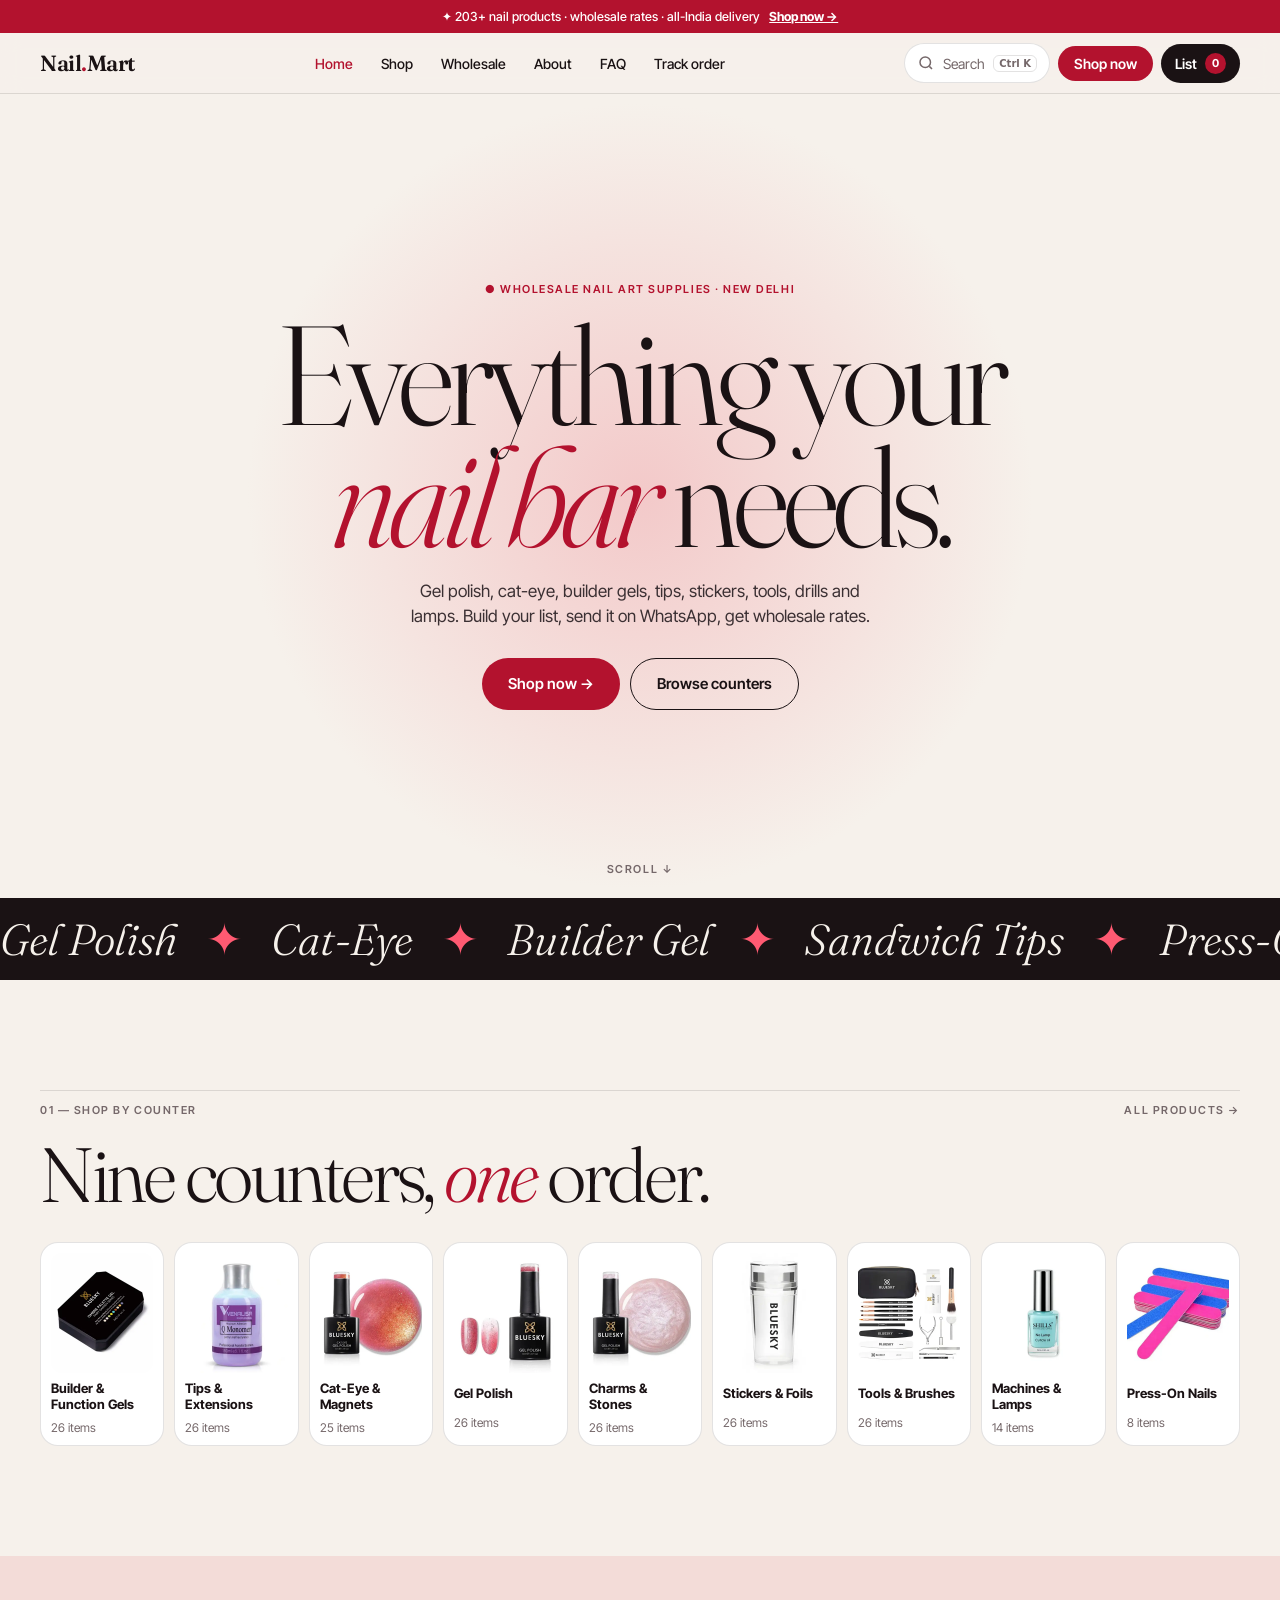
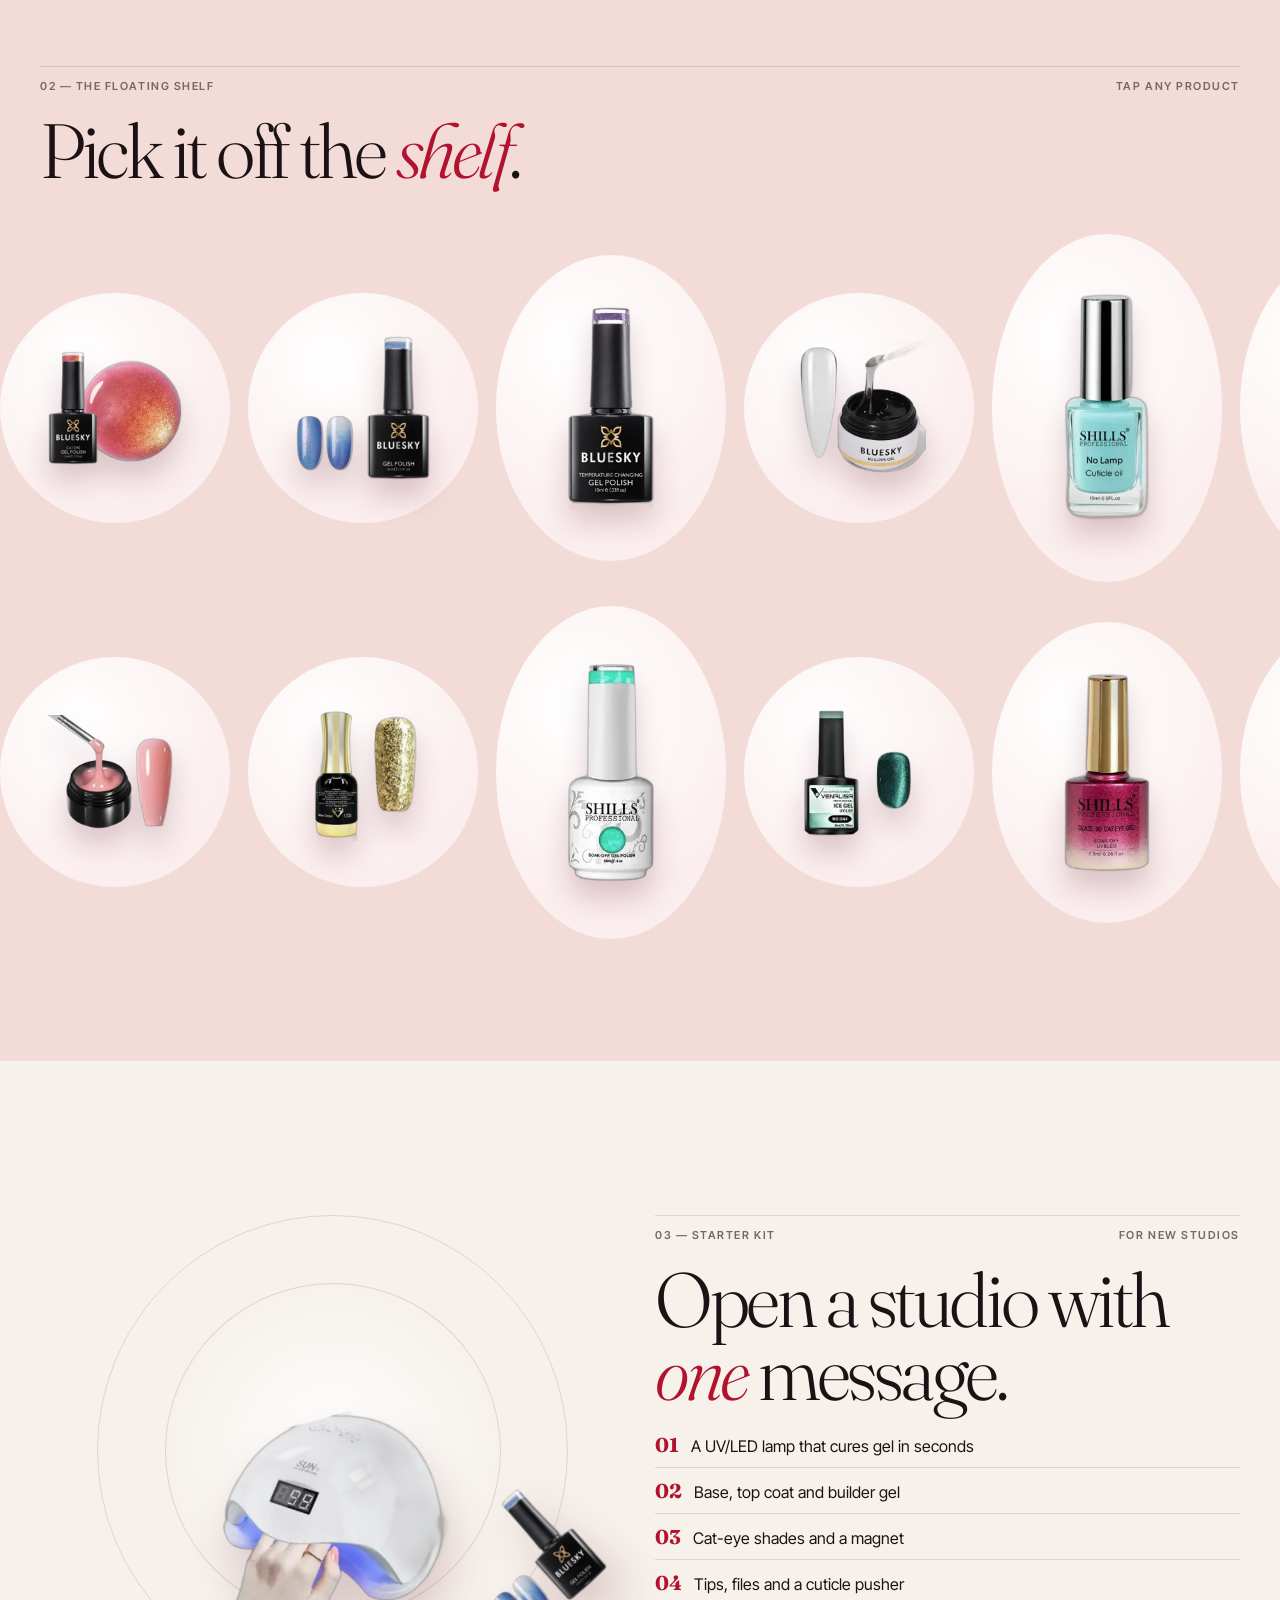
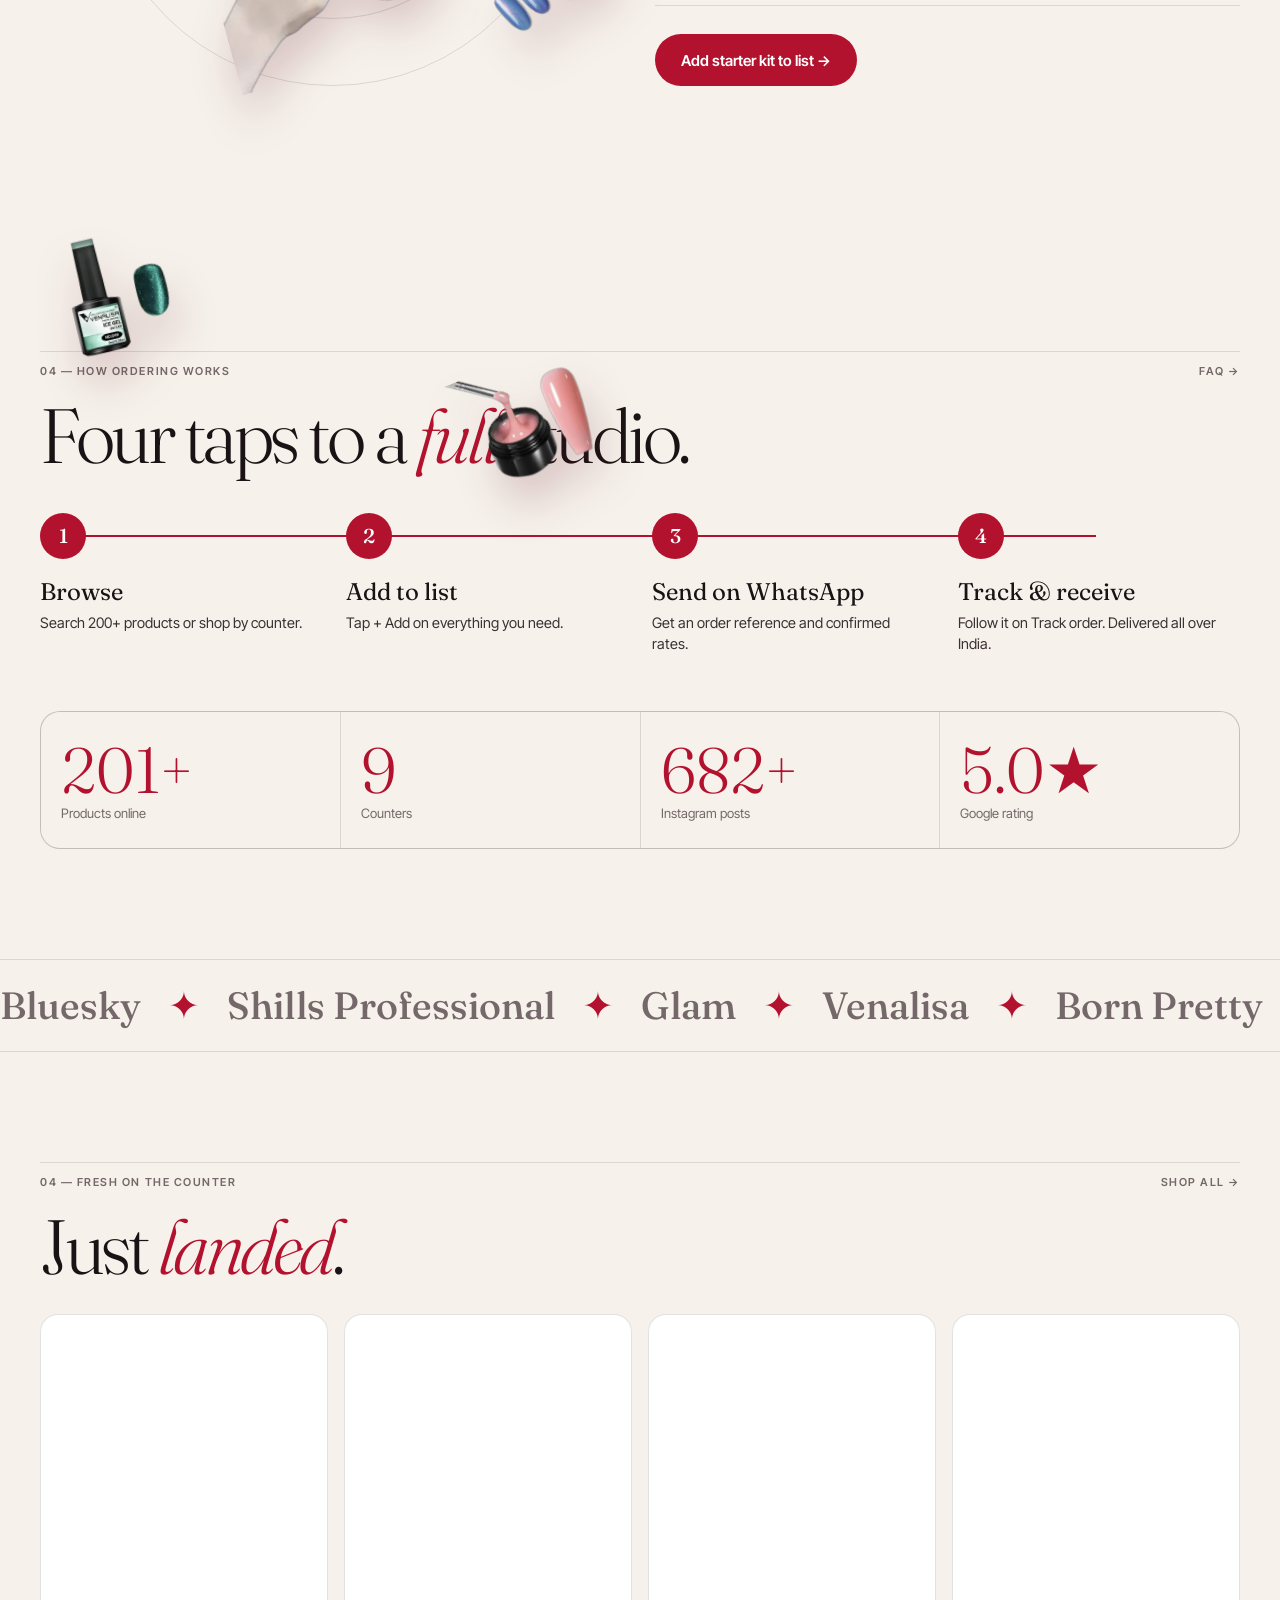
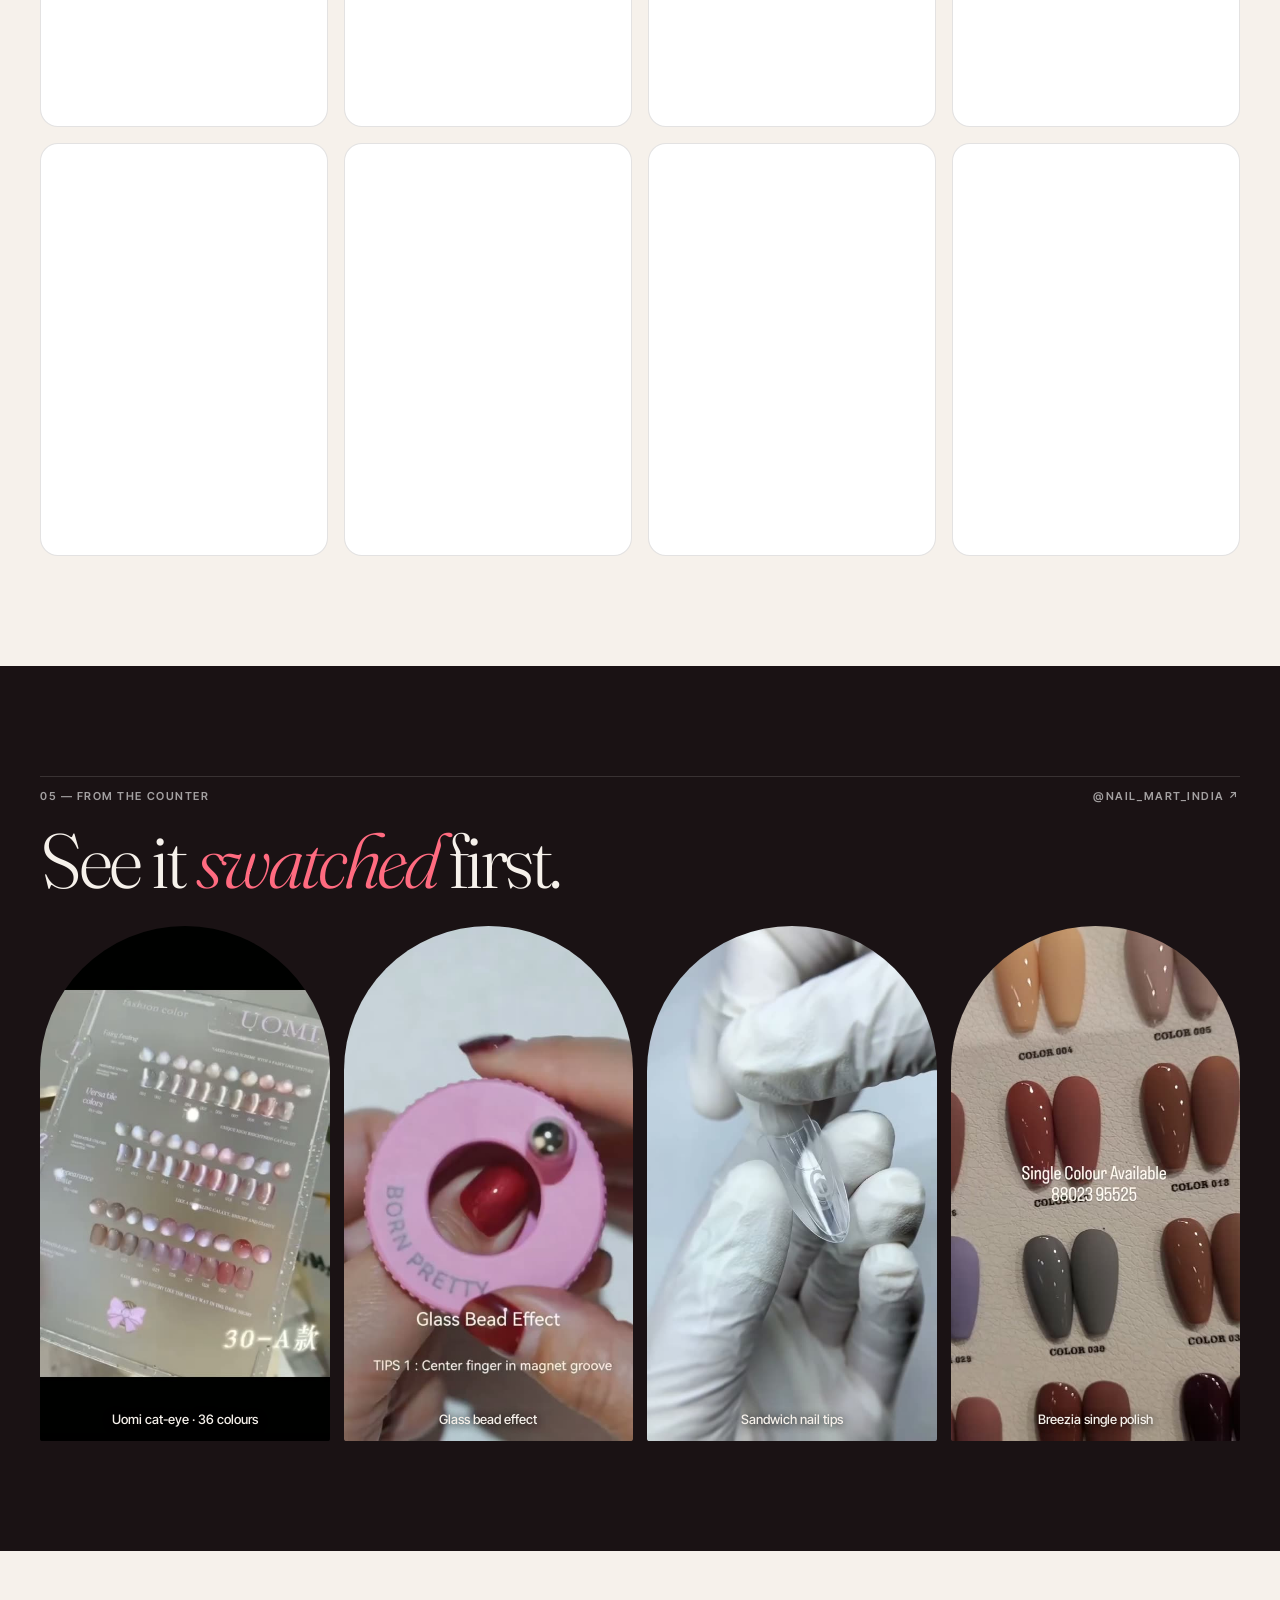
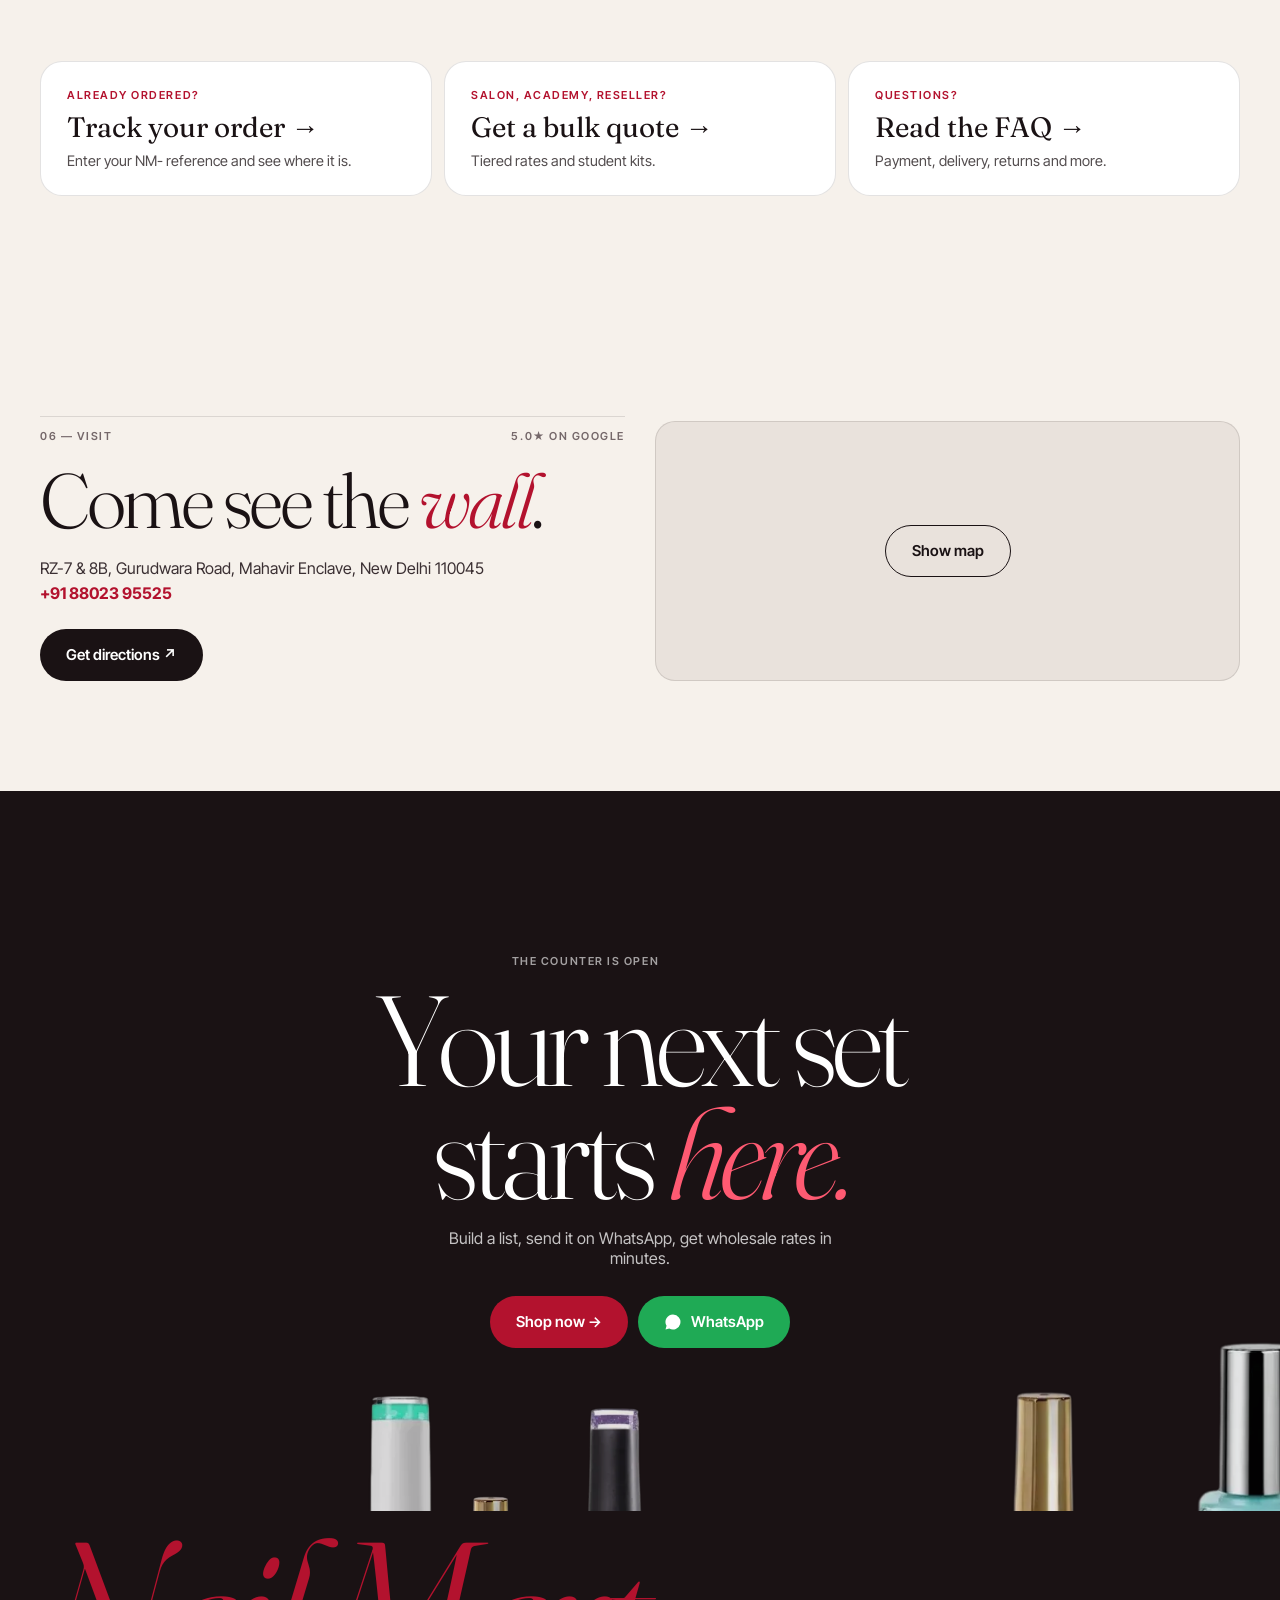
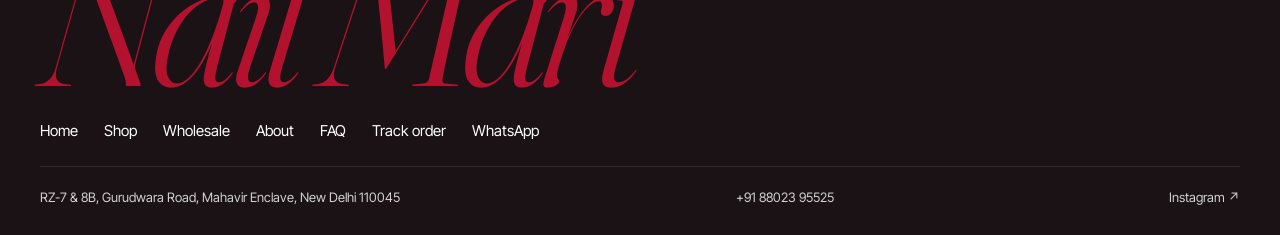
<file: index.html>
<!doctype html>
<html lang="en">
<head>
<meta charset="utf-8">
<meta name="viewport" content="width=device-width,initial-scale=1,viewport-fit=cover">
<title>Nail Mart — Nail Art Products, Wholesale · Delhi</title>
<meta name="description" content="Nail Mart, Mahavir Enclave, New Delhi. 200+ nail art products — gel polish, cat-eye, builder gels, tips, stickers, tools, drills and lamps. Wholesale rates on WhatsApp, delivery all over India.">
<meta name="theme-color" content="#b3122e">
<link rel="preconnect" href="https://fonts.gstatic.com" crossorigin>
<link rel="stylesheet" href="https://fonts.googleapis.com/css2?family=Fraunces:ital,opsz,wght@0,9..144,300..600;1,9..144,300..600&family=Inter+Tight:wght@400;500;600;700&display=swap" media="print" onload="this.media='all'">
<link rel="stylesheet" href="css/site.css">
<style>
/* HERO: headline in the middle, real products floating around it */
.hero{position:relative;min-height:calc(100svh - 96px);display:grid;place-items:center;text-align:center;overflow:hidden;padding:60px 16px}
.hero .copy{position:relative;z-index:3;max-width:900px}
.hero h1{font-size:clamp(52px,11vw,180px);line-height:.86}
.hero p.lead{max-width:470px;margin:22px auto 28px;font-size:17px;line-height:1.5;color:#3b3033}
.hero .btns{display:flex;gap:10px;justify-content:center;flex-wrap:wrap}
.hero .glow{position:absolute;width:70vmax;height:70vmax;border-radius:50%;background:radial-gradient(circle,#f3c9c9 0,#f6f1eb00 62%);left:50%;top:50%;transform:translate(-50%,-50%);z-index:0}
.hero .fl{z-index:1}
.hero .fl.front{z-index:4}
@media(max-width:700px){.hero .fl.dsk{display:none}}
.scrollcue{position:absolute;bottom:22px;left:50%;transform:translateX(-50%);z-index:3;color:var(--mute)}

.marq{background:var(--ink);color:var(--paper);overflow:hidden;white-space:nowrap;padding:14px 0}
.marq div{display:inline-block;animation:mq 40s linear infinite;font:italic 300 clamp(22px,3.4vw,44px) Fraunces,Georgia,serif}
.marq i{color:#ff5a72;font-style:normal;margin:0 .45em}
@keyframes mq{to{transform:translateX(-50%)}}

/* counters */
.counters{display:grid;grid-template-columns:repeat(3,1fr);gap:10px;margin-top:30px}
@media(min-width:900px){.counters{grid-template-columns:repeat(9,1fr)}}
.ctr{background:var(--card);border:1px solid var(--line);border-radius:18px;padding:10px;display:grid;gap:8px;transition:transform .3s,border-color .3s}
.ctr:hover{transform:translateY(-4px);border-color:var(--lac)}
.ctr img{aspect-ratio:1;object-fit:cover;border-radius:12px;width:100%}
.ctr b{font-size:13px;line-height:1.2}
.ctr small{color:var(--mute);font-size:12px}

/* MID: floating shelf — products drift past in two belts, the middle one floats */
.shelf{background:var(--blush);overflow:hidden;position:relative}
.belt{display:flex;align-items:center;gap:18px;width:max-content;animation:belt 60s linear infinite;padding:12px 0}
.belt.rev{animation-direction:reverse;animation-duration:70s}
.belt:hover{animation-play-state:paused}
@keyframes belt{to{transform:translateX(-50%)}}
.orb{flex:none;width:clamp(150px,18vw,230px);aspect-ratio:1;border-radius:50%;background:radial-gradient(circle at 35% 30%,#fff,#fbeeee 70%);display:grid;place-items:center;position:relative;transition:transform .4s cubic-bezier(.2,.8,.2,1)}
.orb:hover{transform:scale(1.08)}
.orb img{width:58%;height:66%;object-fit:contain;animation:bob 4s ease-in-out infinite;animation-delay:var(--dl);filter:drop-shadow(0 18px 14px #5a0a1a33)}
.orb span{position:absolute;bottom:-4px;left:50%;transform:translateX(-50%);background:var(--ink);color:#fff;font-size:11px;padding:5px 10px;border-radius:999px;white-space:nowrap;opacity:0;transition:opacity .3s}
.orb:hover span{opacity:1}

/* spotlight: one product floating big next to copy */
.spot{display:grid;gap:30px;align-items:center}
@media(min-width:900px){.spot{grid-template-columns:1fr 1fr}}
.stage{position:relative;aspect-ratio:1;max-width:560px;width:100%;margin:auto}
.stage .ring{position:absolute;inset:8%;border-radius:50%;border:1px solid var(--line)}
.stage .ring.b{inset:20%;background:radial-gradient(circle,#fff 0,#f6f1eb 70%)}
.stage .fl{left:28%;top:12%;width:44%}
.stage .fl.s1{left:2%;top:58%;width:22%}
.stage .fl.s2{left:74%;top:8%;width:20%}
.stage .fl.s3{left:72%;top:66%;width:24%}
.spot ul{list-style:none;margin:22px 0 28px;display:grid;gap:10px}
.spot li{display:flex;gap:12px;align-items:baseline;border-bottom:1px solid var(--line);padding-bottom:10px}
.spot li b{color:var(--lac);font-family:Fraunces,Georgia,serif;font-size:20px}

.dark{background:var(--ink);color:var(--paper)}
.dark .eyebrow{border-color:#fff2;color:#fff9}
.reels{display:grid;grid-template-columns:repeat(2,1fr);gap:10px;margin-top:28px}
@media(min-width:900px){.reels{grid-template-columns:repeat(4,1fr);gap:14px}}
.reel{border-radius:999px 999px 18px 18px;overflow:hidden;aspect-ratio:9/16;position:relative;background:#2a2023 center/cover}
.reel video{width:100%;height:100%;object-fit:cover}
.reel span{position:absolute;left:12px;right:12px;bottom:14px;font-size:13px;font-weight:500;text-shadow:0 1px 8px #000;text-align:center}
.steps4{display:grid;gap:24px;margin-top:40px;position:relative}
@media(min-width:900px){.steps4{grid-template-columns:repeat(4,1fr)}}
.steps4 .line{position:absolute;left:22px;top:22px;bottom:22px;width:2px;background:var(--lac);transform-origin:top;transform:scaleY(0);transition:transform 1.6s cubic-bezier(.2,.8,.2,1)}
@media(min-width:900px){.steps4 .line{left:22px;right:12%;top:22px;bottom:auto;width:auto;height:2px;transform:scaleX(0);transform-origin:left}}
.steps4.in .line{transform:none}
.s4{position:relative;padding-left:64px;opacity:0;transform:translateY(20px);transition:.7s cubic-bezier(.2,.8,.2,1)}
@media(min-width:900px){.s4{padding:64px 20px 0 0}}
.steps4.in .s4{opacity:1;transform:none}
.steps4.in .s4:nth-child(3){transition-delay:.2s}.steps4.in .s4:nth-child(4){transition-delay:.4s}.steps4.in .s4:nth-child(5){transition-delay:.6s}
.s4 b{position:absolute;left:0;top:0;width:46px;height:46px;border-radius:50%;background:var(--lac);color:#fff;display:grid;place-items:center;font:500 20px Fraunces,Georgia,serif}
.s4 h3{font:400 24px Fraunces,Georgia,serif;margin-bottom:6px}
.s4 p{color:#3b3033;line-height:1.5;font-size:14.5px}
.stats{display:grid;grid-template-columns:repeat(2,1fr);gap:1px;background:var(--line);border:1px solid var(--line);border-radius:20px;overflow:hidden;margin-top:56px}
@media(min-width:900px){.stats{grid-template-columns:repeat(4,1fr)}}
.stats div{background:var(--paper);padding:26px 20px}
.stats b{display:block;font:300 clamp(40px,5vw,68px)/1 Fraunces,Georgia,serif;color:var(--lac)}
.stats span{color:var(--mute);font-size:13px}
.brands{border-block:1px solid var(--line);overflow:hidden;white-space:nowrap;padding:22px 0}
.brands div{display:inline-block;animation:mq 50s linear infinite reverse;font:500 clamp(22px,3vw,38px) Fraunces,Georgia,serif;color:var(--mute)}
.brands i{color:var(--lac);font-style:normal;margin:0 .5em}
.help2{display:grid;gap:12px}
@media(min-width:900px){.help2{grid-template-columns:repeat(3,1fr)}}
.hcard{display:grid;gap:8px;background:var(--card);border:1px solid var(--line);border-radius:22px;padding:26px;transition:transform .35s cubic-bezier(.2,.8,.2,1),background .3s,color .3s}
.hcard:hover{transform:translateY(-6px);background:var(--ink);color:#fff}
.hcard span{color:var(--lac)}
.hcard b{font:400 28px Fraunces,Georgia,serif}
.hcard p{opacity:.75;font-size:14.5px}
.visit{display:grid;gap:30px}
@media(min-width:900px){.visit{grid-template-columns:1fr 1fr;align-items:end}}
.map{border-radius:20px;overflow:hidden;border:1px solid var(--line);background:#e9e2dc;min-height:260px;display:grid;place-items:center}
.map iframe{width:100%;height:300px;border:0;display:block}
</style>
</head>
<body data-page="home">

<header class="hero" data-float>
  <div class="glow"></div>
  <!-- floating real products (cut-outs) -->
  <a class="fl link" href="product.html?id=69" data-z=".9" data-r="-14" style="left:4%;top:10%;width:clamp(90px,11vw,170px)"><img src="media/f/69.webp" alt=""></a>
  <a class="fl link front" href="product.html?id=40" data-z="1.2" data-r="12" style="left:14%;top:62%;width:clamp(70px,8vw,130px)"><img src="media/f/40.webp" alt=""></a>
  <a class="fl link dsk" href="product.html?id=3" data-z=".5" data-r="-6" style="left:26%;top:4%;width:clamp(60px,6vw,100px)"><img src="media/f/3.webp" alt=""></a>
  <a class="fl link" href="product.html?id=94" data-z="1" data-r="10" style="left:80%;top:8%;width:clamp(70px,8vw,130px)"><img src="media/f/94.webp" alt=""></a>
  <a class="fl link front" href="product.html?id=193" data-z="1.3" data-r="-8" style="left:72%;top:60%;width:clamp(110px,14vw,220px)"><img src="media/f/193.webp" alt=""></a>
  <a class="fl link dsk" href="product.html?id=171" data-z=".6" data-r="18" style="left:62%;top:2%;width:clamp(50px,5vw,86px)"><img src="media/f/171.webp" alt=""></a>
  <a class="fl link dsk" href="product.html?id=84" data-z=".7" data-r="-20" style="left:90%;top:40%;width:clamp(50px,5vw,90px)"><img src="media/f/84.webp" alt=""></a>
  <a class="fl link dsk" href="product.html?id=117" data-z="1.1" data-r="30" style="left:2%;top:40%;width:clamp(30px,3vw,52px)"><img src="media/f/117.webp" alt=""></a>
  <a class="fl link dsk" href="product.html?id=11" data-z=".8" data-r="-4" style="left:40%;top:76%;width:clamp(70px,8vw,130px)"><img src="media/f/11.webp" alt=""></a>
  <div class="copy">
    <p class="mono" style="color:var(--lac);margin-bottom:18px">● Wholesale nail art supplies · New Delhi</p>
    <h1>Everything your <em>nail&nbsp;bar</em> needs.</h1>
    <p class="lead">Gel polish, cat-eye, builder gels, tips, stickers, tools, drills and lamps. Build your list, send it on WhatsApp, get wholesale rates.</p>
    <div class="btns"><a class="btn p" href="shop.html">Shop now →</a><a class="btn g" href="#counters">Browse counters</a></div>
  </div>
  <span class="scrollcue mono">Scroll ↓</span>
</header>

<div class="marq" aria-hidden="true"><div>Gel Polish <i>✦</i> Cat-Eye <i>✦</i> Builder Gel <i>✦</i> Sandwich Tips <i>✦</i> Press-Ons <i>✦</i> Stickers <i>✦</i> Charms <i>✦</i> Drills &amp; Lamps <i>✦</i> Gel Polish <i>✦</i> Cat-Eye <i>✦</i> Builder Gel <i>✦</i> Sandwich Tips <i>✦</i> Press-Ons <i>✦</i> Stickers <i>✦</i> Charms <i>✦</i> Drills &amp; Lamps <i>✦</i></div></div>

<section id="counters">
  <div class="wrap">
    <div class="eyebrow mono"><span>01 — Shop by counter</span><a href="shop.html">All products →</a></div>
    <h2 class="rv">Nine counters, <em>one</em> order.</h2>
    <div class="counters" id="ctrs"></div>
  </div>
</section>

<section class="shelf">
  <div class="wrap"><div class="eyebrow mono"><span>02 — The floating shelf</span><span>Tap any product</span></div>
  <h2 class="rv" style="margin-bottom:34px">Pick it off the <em>shelf</em>.</h2></div>
  <div class="belt" id="b1"></div>
  <div class="belt rev" id="b2"></div>
</section>

<section>
  <div class="wrap spot">
    <div class="stage" data-float>
      <div class="ring"></div><div class="ring b"></div>
      <a class="fl link" href="product.html?id=193" data-z=".6" data-a="18" data-r="-6"><img src="media/f/193.webp" alt="UV LED nail lamp"></a>
      <a class="fl link s1" href="product.html?id=94" data-z="1.2" data-r="14"><img src="media/f/94.webp" alt=""></a>
      <a class="fl link s2" href="product.html?id=6" data-z="1" data-r="-16"><img src="media/f/6.webp" alt=""></a>
      <a class="fl link s3" href="product.html?id=69" data-z="1.4" data-r="8"><img src="media/f/69.webp" alt=""></a>
    </div>
    <div>
      <div class="eyebrow mono"><span>03 — Starter kit</span><span>For new studios</span></div>
      <h2 class="rv">Open a studio with <em>one</em> message.</h2>
      <ul>
        <li><b>01</b>A UV/LED lamp that cures gel in seconds</li>
        <li><b>02</b>Base, top coat and builder gel</li>
        <li><b>03</b>Cat-eye shades and a magnet</li>
        <li><b>04</b>Tips, files and a cuticle pusher</li>
      </ul>
      <a class="btn p" id="kit" href="#">Add starter kit to list →</a>
    </div>
  </div>
</section>

<section class="how" id="how">
  <div class="wrap">
    <div class="eyebrow mono"><span>04 — How ordering works</span><a href="faq.html">FAQ →</a></div>
    <h2 class="rv">Four taps to a <em>full</em> studio.</h2>
    <div class="steps4" id="steps4"><div class="line"></div>
      <div class="s4"><b>1</b><h3>Browse</h3><p>Search 200+ products or shop by counter.</p></div>
      <div class="s4"><b>2</b><h3>Add to list</h3><p>Tap + Add on everything you need.</p></div>
      <div class="s4"><b>3</b><h3>Send on WhatsApp</h3><p>Get an order reference and confirmed rates.</p></div>
      <div class="s4"><b>4</b><h3>Track &amp; receive</h3><p>Follow it on Track order. Delivered all over India.</p></div>
    </div>
    <div class="stats">
      <div><b data-count="203" data-suf="+">0</b><span>Products online</span></div>
      <div><b data-count="9">0</b><span>Counters</span></div>
      <div><b data-count="689" data-suf="+">0</b><span>Instagram posts</span></div>
      <div><b>5.0★</b><span>Google rating</span></div>
    </div>
  </div>
</section>
<div class="brands" aria-label="Brands we stock"><div>Bluesky <i>✦</i> Shills Professional <i>✦</i> Glam <i>✦</i> Venalisa <i>✦</i> Born Pretty <i>✦</i> Canni <i>✦</i> Lugx <i>✦</i> Uomi <i>✦</i> Breezia <i>✦</i> Bluesky <i>✦</i> Shills Professional <i>✦</i> Glam <i>✦</i> Venalisa <i>✦</i> Born Pretty <i>✦</i> Canni <i>✦</i> Lugx <i>✦</i> Uomi <i>✦</i> Breezia <i>✦</i></div></div>

<section id="new">
  <div class="wrap">
    <div class="eyebrow mono"><span>04 — Fresh on the counter</span><a href="shop.html">Shop all →</a></div>
    <h2 class="rv" style="margin-bottom:30px">Just <em>landed</em>.</h2>
    <div class="grid" id="fresh"></div>
  </div>
</section>

<section id="reels" class="dark">
  <div class="wrap">
    <div class="eyebrow mono"><span>05 — From the counter</span><a href="https://www.instagram.com/nail_mart_india/" target="_blank" rel="noopener">@nail_mart_india ↗</a></div>
    <h2 class="rv">See it <em style="color:#ff6b80">swatched</em> first.</h2>
    <div class="reels">
      <div class="reel" style="background-image:url(media/p1.jpg)"><video data-src="media/h1.mp4" muted loop playsinline preload="none"></video><span>Uomi cat-eye · 36 colours</span></div>
      <div class="reel" style="background-image:url(media/p2.jpg)"><video data-src="media/h2.mp4" muted loop playsinline preload="none"></video><span>Glass bead effect</span></div>
      <div class="reel" style="background-image:url(media/p3.jpg)"><video data-src="media/h3.mp4" muted loop playsinline preload="none"></video><span>Sandwich nail tips</span></div>
      <div class="reel" style="background-image:url(media/p4.jpg)"><video data-src="media/h4.mp4" muted loop playsinline preload="none"></video><span>Breezia single polish</span></div>
    </div>
  </div>
</section>

<section class="help">
  <div class="wrap help2">
    <a class="hcard rv" href="track.html"><span class="mono">Already ordered?</span><b>Track your order →</b><p>Enter your NM- reference and see where it is.</p></a>
    <a class="hcard rv" href="wholesale.html"><span class="mono">Salon, academy, reseller?</span><b>Get a bulk quote →</b><p>Tiered rates and student kits.</p></a>
    <a class="hcard rv" href="faq.html"><span class="mono">Questions?</span><b>Read the FAQ →</b><p>Payment, delivery, returns and more.</p></a>
  </div>
</section>

<section id="visit">
  <div class="wrap visit">
    <div>
      <div class="eyebrow mono"><span>06 — Visit</span><span>5.0★ on Google</span></div>
      <h2 class="rv">Come see the <em>wall</em>.</h2>
      <p style="margin:18px 0 22px;color:#3b3033;line-height:1.6">RZ-7 &amp; 8B, Gurudwara Road, Mahavir Enclave, New Delhi 110045<br><a href="tel:+918802395525" style="color:var(--lac);font-weight:700">+91 88023 95525</a></p>
      <a class="btn k" href="https://www.google.com/maps/search/?api=1&query=Nail+Mart+Mahavir+Enclave+New+Delhi" target="_blank" rel="noopener">Get directions ↗</a>
    </div>
    <div class="map"><button class="btn g" onclick="this.parentNode.innerHTML='<iframe title=Map src=&quot;https://www.google.com/maps?q=Mahavir+Enclave+Gurudwara+Road+New+Delhi+110045&amp;output=embed&quot;></iframe>'">Show map</button></div>
  </div>
</section>

<script src="products.js"></script>
<script src="js/site.js"></script>
<script>
const CATS=[...new Set(P.map(p=>p.c))];
$('#ctrs').innerHTML=CATS.map(c=>{const ps=P.filter(p=>p.c===c);return `<a class="ctr" href="shop.html?c=${encodeURIComponent(c)}"><img src="${ps[0].i}" alt="" loading="lazy" width="120" height="120"><b>${c}</b><small>${ps.length} items</small></a>`}).join('');
const orb=(id,k)=>`<a class="orb" href="product.html?id=${id}" style="--dl:-${(k*.7)%4}s"><img src="${fimg(id)}" alt="${esc(P[id].n)}" loading="lazy"><span>${P[id].n.slice(0,28)}</span></a>`;
const A=FLOAT.slice(0,11),B=FLOAT.slice(11);
$('#b1').innerHTML=[...A,...A].map(orb).join('');$('#b2').innerHTML=[...B,...B].map(orb).join('');
// fresh: one per counter, then fill
const fresh=CATS.map(c=>P.find(p=>p.c===c)).concat(P.filter((p,i)=>i%17===5)).slice(0,8);
$('#fresh').innerHTML=fresh.map(card).join('');
$('#kit').onclick=e=>{e.preventDefault();[193,69,6,94,40].forEach(id=>{if(!list.includes(id))list.push(id)});sync();toast('Starter kit added · '+list.length+' in list');$('#dw').classList.add('on')};
new IntersectionObserver((es,o)=>es.forEach(e=>{if(e.isIntersecting){e.target.classList.add('in');o.disconnect()}}),{threshold:.3}).observe($('#steps4'));
sync();watch();
</script>
</body>
</html>
</file>
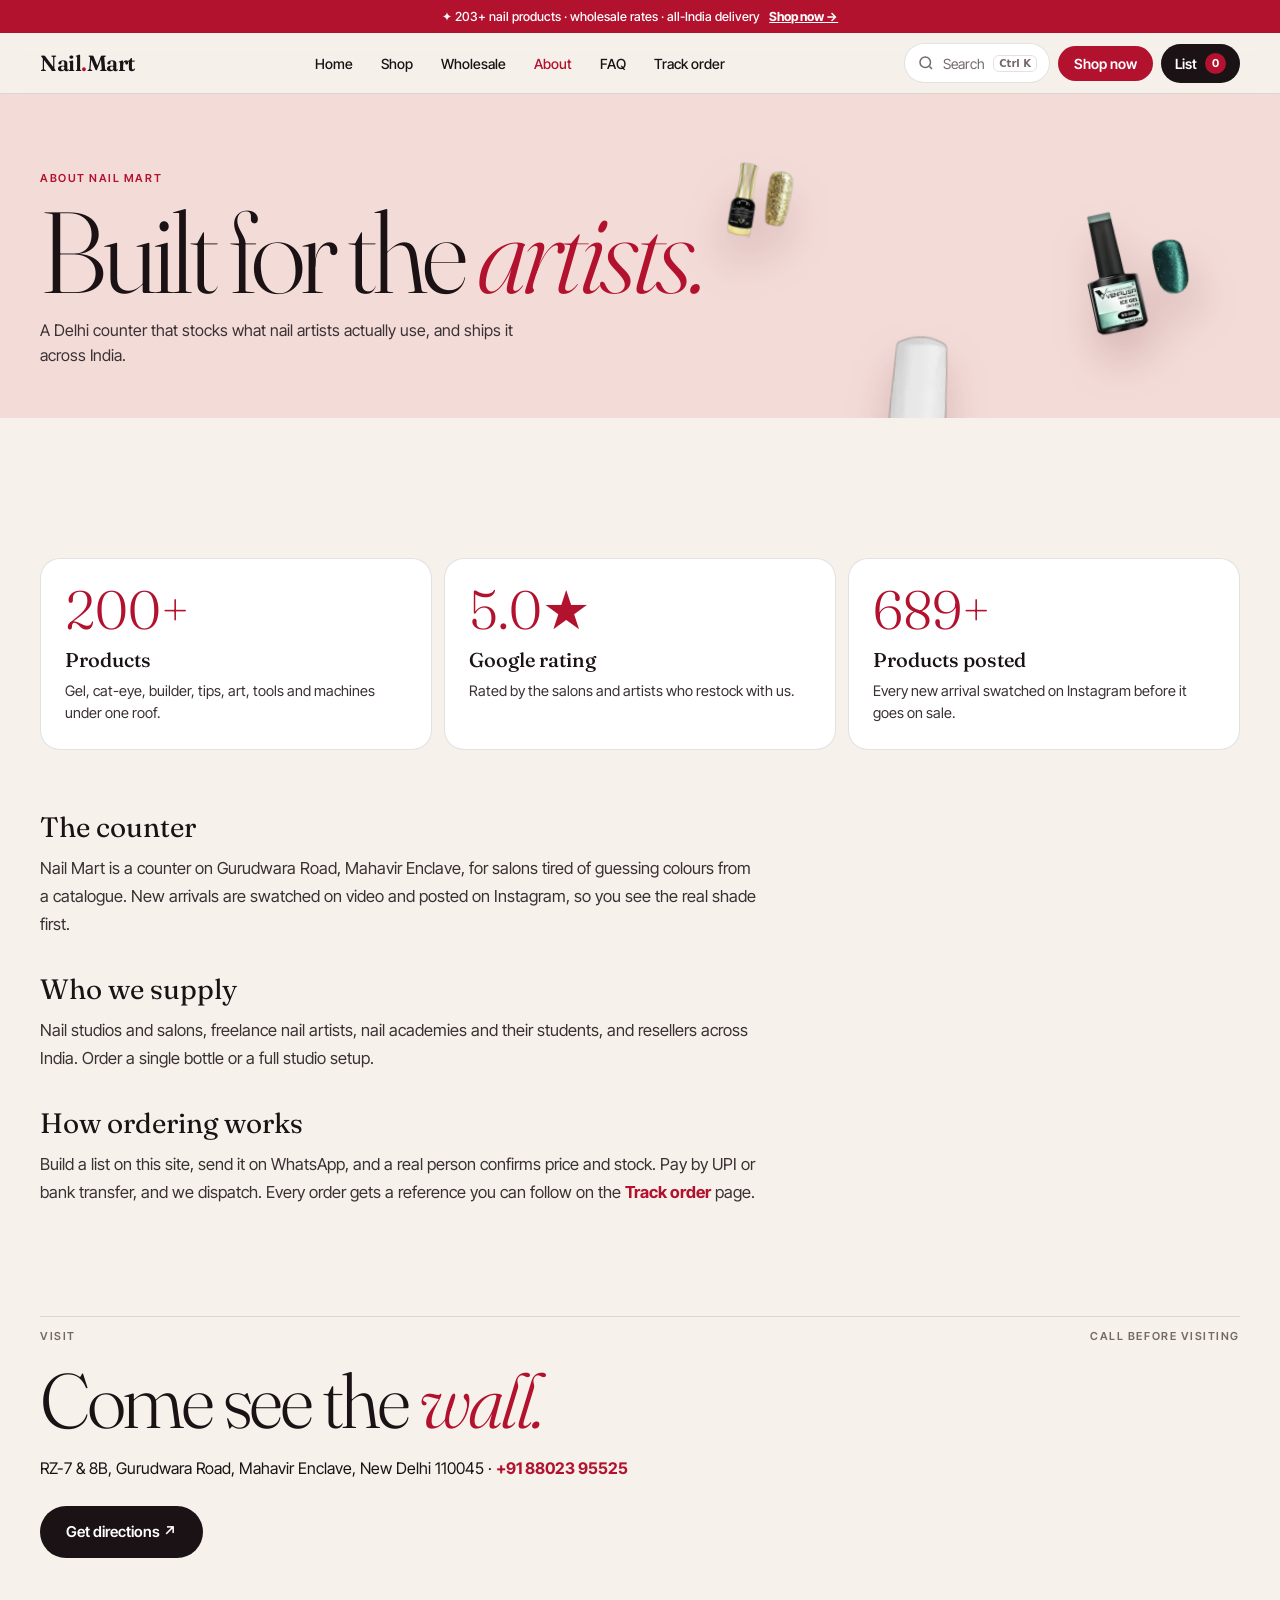
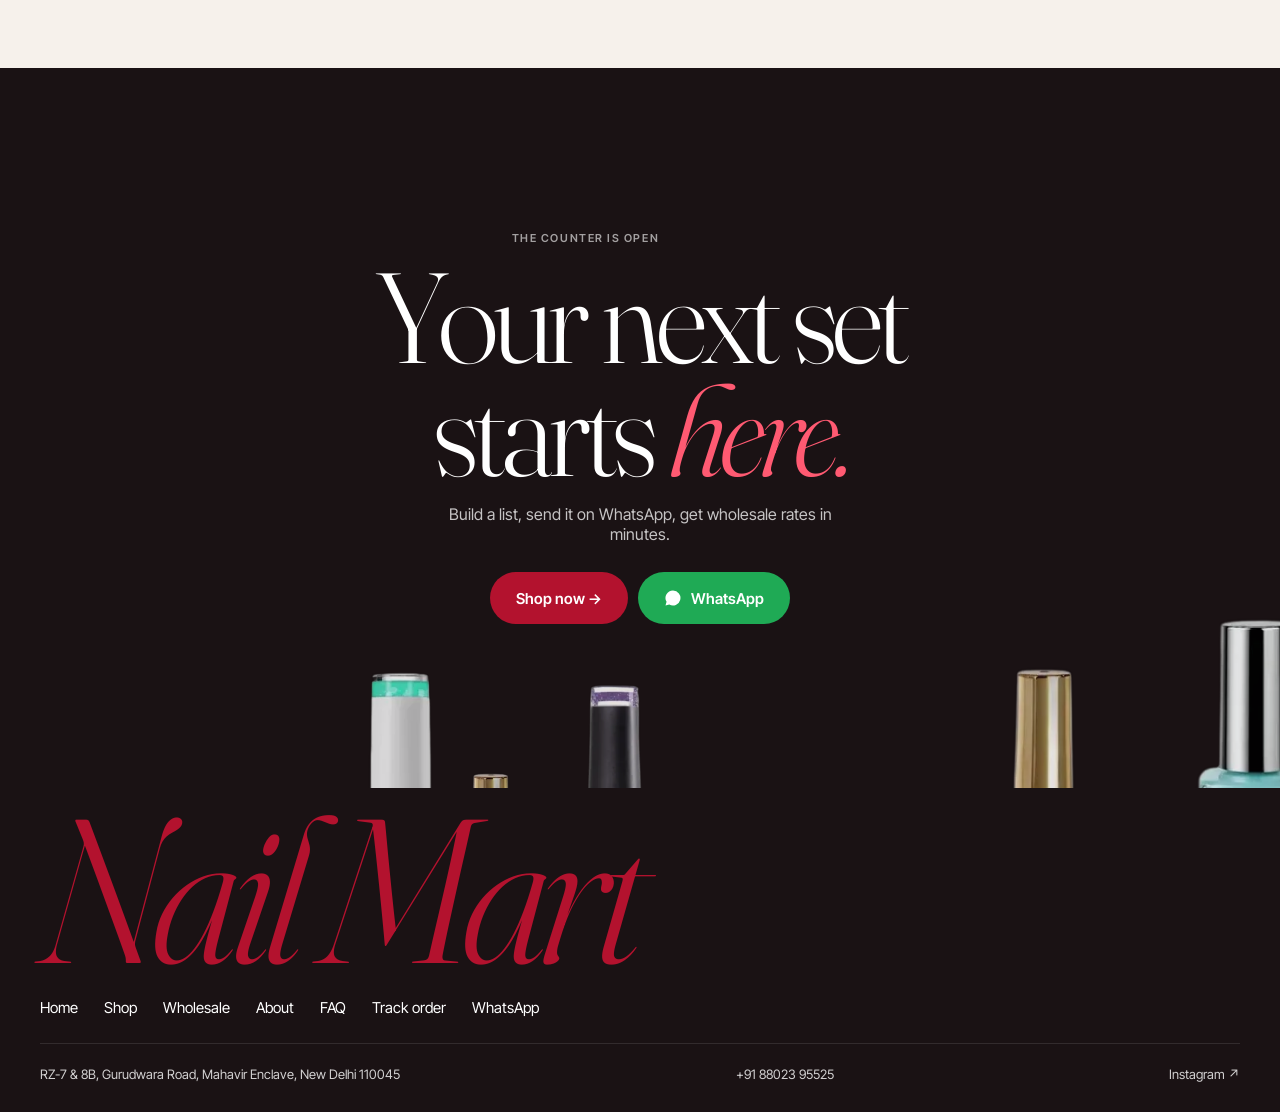
<file: about.html>
<!doctype html>
<html lang="en">
<head>
<meta charset="utf-8">
<meta name="viewport" content="width=device-width,initial-scale=1,viewport-fit=cover">
<title>About — Nail Mart · Nail Art Products Delhi</title>
<meta name="description" content="Nail Mart is a nail art products wholesaler in Mahavir Enclave, New Delhi, supplying salons, nail artists and academies across India.">
<meta name="theme-color" content="#b3122e">
<link rel="preconnect" href="https://fonts.gstatic.com" crossorigin>
<link rel="stylesheet" href="https://fonts.googleapis.com/css2?family=Fraunces:ital,opsz,wght@0,9..144,300..600;1,9..144,300..600&family=Inter+Tight:wght@400;500;600;700&display=swap" media="print" onload="this.media='all'">
<link rel="stylesheet" href="css/site.css">
</head>
<body data-page="about">
<header class="phead" data-float><div class="wrap"><p class="mono" style="color:var(--lac);margin-bottom:14px;position:relative;z-index:2">About Nail Mart</p><h1>Built for the <em>artists.</em></h1><p>A Delhi counter that stocks what nail artists actually use, and ships it across India.</p></div><span class="fl" data-z="1" data-r="-12" style="right:6%;top:14%;width:clamp(80px,10vw,150px)"><img src="media/f/94.webp" alt=""></span><span class="fl" data-z="1.4" data-r="10" style="right:24%;top:54%;width:clamp(70px,8vw,120px)"><img src="media/f/40.webp" alt=""></span><span class="fl" data-z=".7" data-r="16" style="right:38%;top:10%;width:clamp(50px,6vw,90px)"><img src="media/f/84.webp" alt=""></span></header>

<section><div class="wrap">
 <div class="cards3">
  <div class="box rv"><b class="n" data-count="200" data-suf="+">0</b><h3>Products</h3><p>Gel, cat-eye, builder, tips, art, tools and machines under one roof.</p></div>
  <div class="box rv"><b class="n">5.0★</b><h3>Google rating</h3><p>Rated by the salons and artists who restock with us.</p></div>
  <div class="box rv"><b class="n" data-count="689" data-suf="+">0</b><h3>Products posted</h3><p>Every new arrival swatched on Instagram before it goes on sale.</p></div>
 </div>
 <div class="prose" style="margin-top:60px">
  <h3>The counter</h3><p>Nail Mart is a counter on Gurudwara Road, Mahavir Enclave, for salons tired of guessing colours from a catalogue. New arrivals are swatched on video and posted on Instagram, so you see the real shade first.</p>
  <h3>Who we supply</h3><p>Nail studios and salons, freelance nail artists, nail academies and their students, and resellers across India. Order a single bottle or a full studio setup.</p>
  <h3>How ordering works</h3><p>Build a list on this site, send it on WhatsApp, and a real person confirms price and stock. Pay by UPI or bank transfer, and we dispatch. Every order gets a reference you can follow on the <a href="track.html" style="color:var(--lac);font-weight:700">Track order</a> page.</p>
 </div>
</div></section>
<section style="padding-top:0"><div class="wrap"><div class="eyebrow mono"><span>Visit</span><span>Call before visiting</span></div>
 <h2 class="rv">Come see the <em>wall.</em></h2><p style="margin:18px 0 24px;line-height:1.6">RZ-7 &amp; 8B, Gurudwara Road, Mahavir Enclave, New Delhi 110045 · <a href="tel:+918802395525" style="color:var(--lac);font-weight:700">+91 88023 95525</a></p>
 <a class="btn k" href="https://www.google.com/maps/search/?api=1&query=Nail+Mart+Mahavir+Enclave+New+Delhi" target="_blank" rel="noopener">Get directions ↗</a></div></section>
<script src="products.js"></script>
<script src="js/site.js"></script>

</body>
</html>
</file>
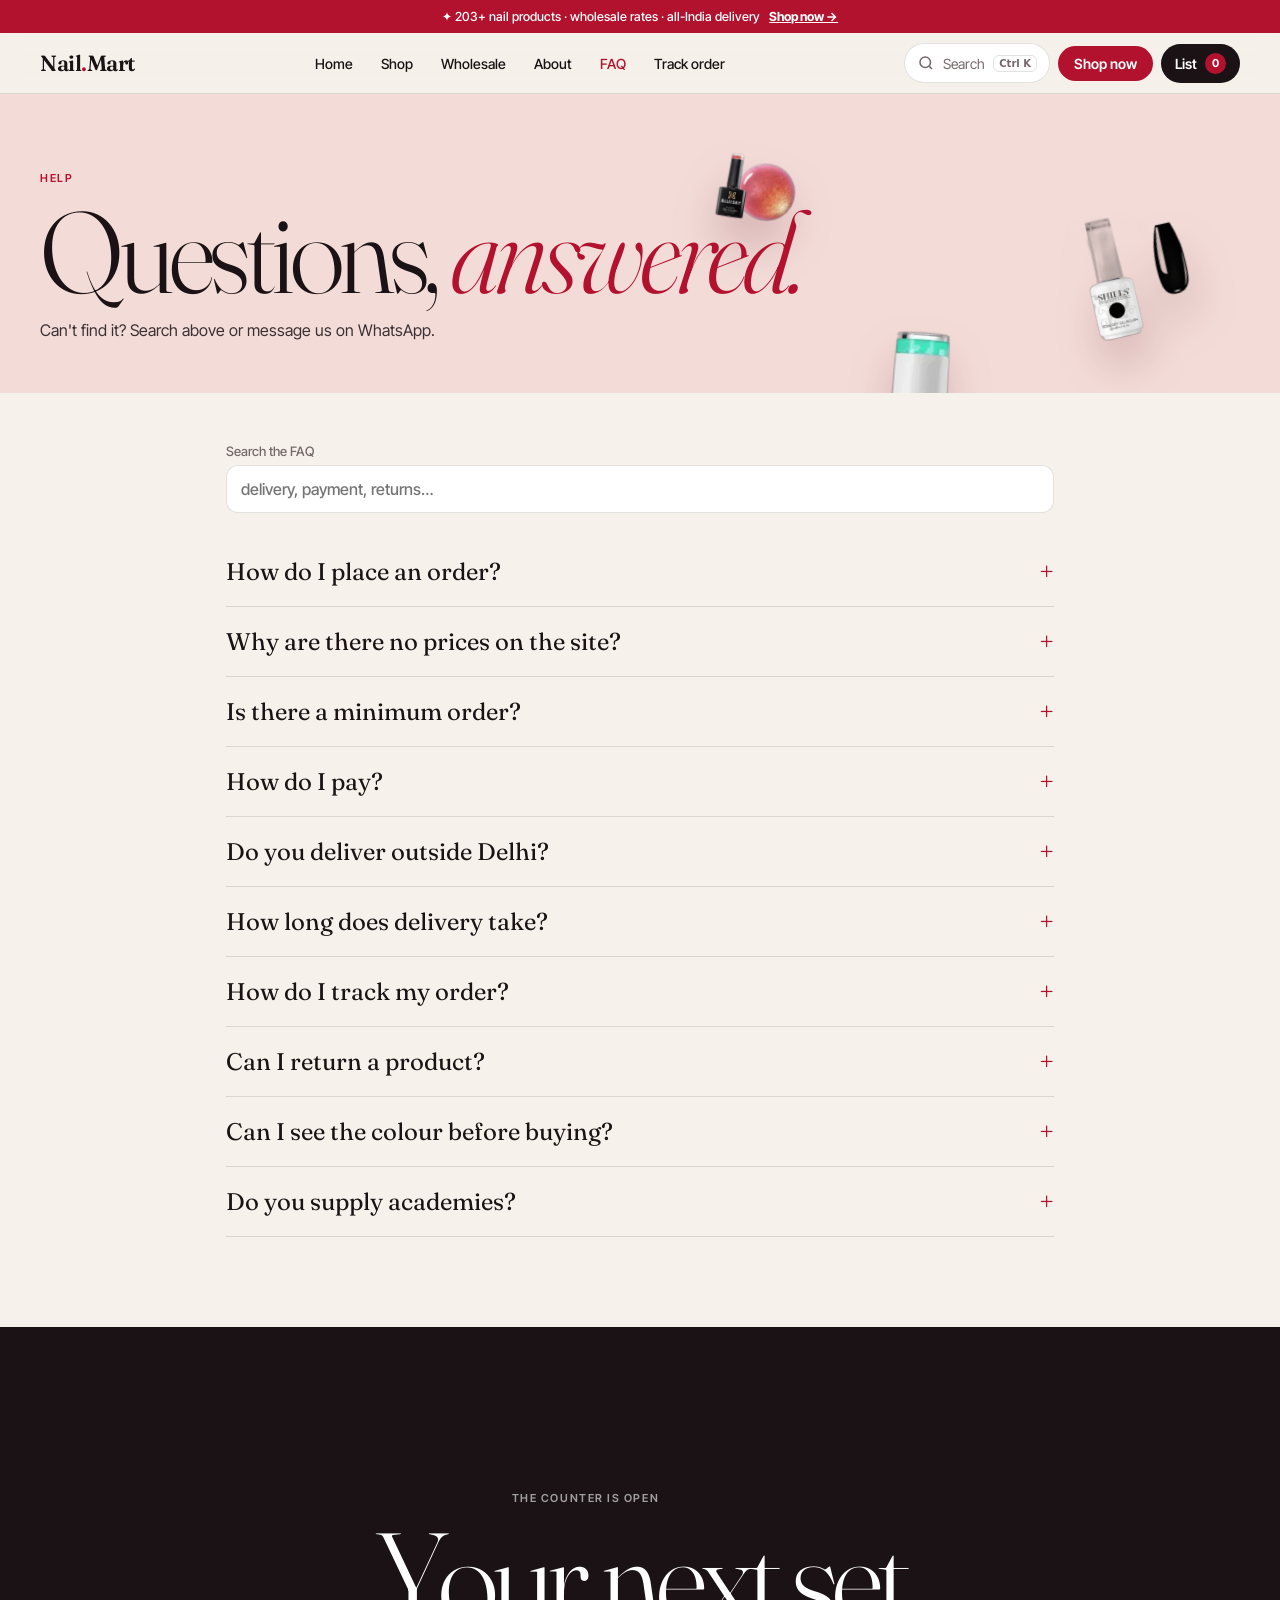
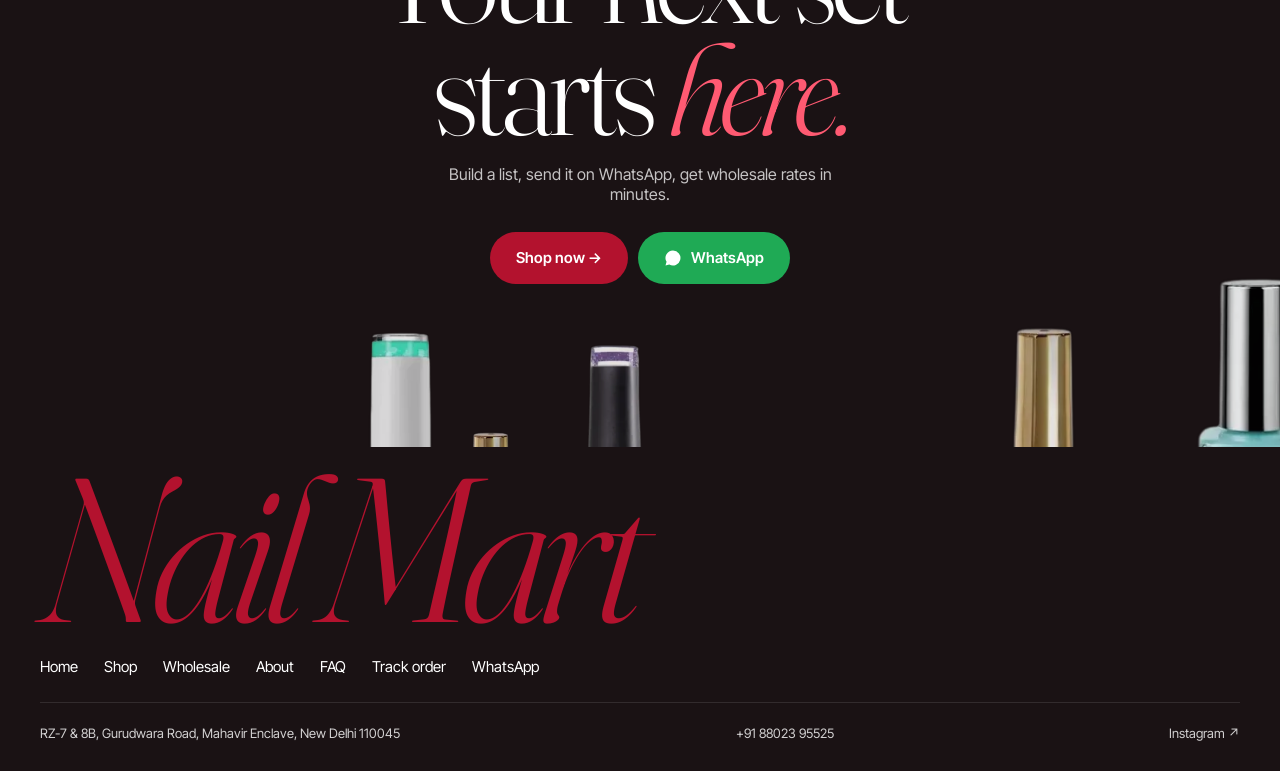
<file: faq.html>
<!doctype html>
<html lang="en">
<head>
<meta charset="utf-8">
<meta name="viewport" content="width=device-width,initial-scale=1,viewport-fit=cover">
<title>FAQ — Nail Mart · Nail Art Products Delhi</title>
<meta name="description" content="Answers on ordering, payment, delivery, returns and wholesale at Nail Mart, New Delhi.">
<meta name="theme-color" content="#b3122e">
<link rel="preconnect" href="https://fonts.gstatic.com" crossorigin>
<link rel="stylesheet" href="https://fonts.googleapis.com/css2?family=Fraunces:ital,opsz,wght@0,9..144,300..600;1,9..144,300..600&family=Inter+Tight:wght@400;500;600;700&display=swap" media="print" onload="this.media='all'">
<link rel="stylesheet" href="css/site.css">
</head>
<body data-page="faq">
<header class="phead" data-float><div class="wrap"><p class="mono" style="color:var(--lac);margin-bottom:14px;position:relative;z-index:2">Help</p><h1>Questions, <em>answered.</em></h1><p>Can't find it? Search above or message us on WhatsApp.</p></div><span class="fl" data-z="1" data-r="-12" style="right:6%;top:14%;width:clamp(80px,10vw,150px)"><img src="media/f/57.webp" alt=""></span><span class="fl" data-z="1.4" data-r="10" style="right:24%;top:54%;width:clamp(70px,8vw,120px)"><img src="media/f/92.webp" alt=""></span><span class="fl" data-z=".7" data-r="16" style="right:38%;top:10%;width:clamp(50px,6vw,90px)"><img src="media/f/3.webp" alt=""></span></header>

<main class="wrap" style="padding:50px 16px 90px;max-width:860px">
 <label class="field" style="margin-bottom:24px">Search the FAQ<input id="fq" type="search" placeholder="delivery, payment, returns…"></label>
 <div id="faq"></div>
</main>
<style>
details{border-bottom:1px solid var(--line)}
summary{list-style:none;cursor:pointer;display:flex;justify-content:space-between;gap:16px;padding:20px 0;font:400 clamp(19px,2.4vw,24px) Fraunces,Georgia,serif}
summary::-webkit-details-marker{display:none}
summary:after{content:"+";color:var(--lac);transition:transform .3s;font-size:28px;line-height:1}
details[open] summary:after{transform:rotate(45deg)}
details p{padding:0 0 20px;color:#3b3033;line-height:1.65;max-width:680px;animation:pin .4s}
</style>
<script src="products.js"></script>
<script src="js/site.js"></script>
<script>
// ponytail: return/delivery/payment answers are demo copy — confirm with the shop
const F=[['How do I place an order?','Add products to your list with the + Add button, then tap “Send list on WhatsApp”. You get an order reference, and we reply with rates and stock.'],
['Why are there no prices on the site?','Gel and tool prices move with stock and quantity. We confirm the current wholesale rate for your exact list on WhatsApp.'],
['Is there a minimum order?','No. Single pieces are fine. Bigger orders get better rates, see the Wholesale page.'],
['How do I pay?','UPI or bank transfer once your rate is confirmed. Cash at the counter.'],
['Do you deliver outside Delhi?','Yes, all over India by courier. Delhi NCR orders can also be picked up from Mahavir Enclave.'],
['How long does delivery take?','Usually 1–2 days in Delhi NCR and 3–6 days elsewhere after dispatch.'],
['How do I track my order?','Open Track order and enter the reference from your WhatsApp message (NM-…). Orders placed on this phone show up there automatically.'],
['Can I return a product?','Products with a manufacturing defect can be exchanged. Message us within 48 hours of delivery with a photo or video.'],
['Can I see the colour before buying?','Yes. New arrivals are swatched on video on our Instagram @nail_mart_india, and we can send swatches on WhatsApp.'],
['Do you supply academies?','Yes, student kits in bulk, packed per student. Use the quote form on the Wholesale page.']];
const r=t=>$('#faq').innerHTML=F.filter(([q,a])=>(q+a).toLowerCase().includes(t)).map(([q,a])=>`<details><summary>${q}</summary><p>${a}</p></details>`).join('')||'<p style="color:var(--mute)">No match. Ask us on WhatsApp.</p>';
r('');$('#fq').oninput=e=>r(e.target.value.toLowerCase());
</script>
</body>
</html>
</file>
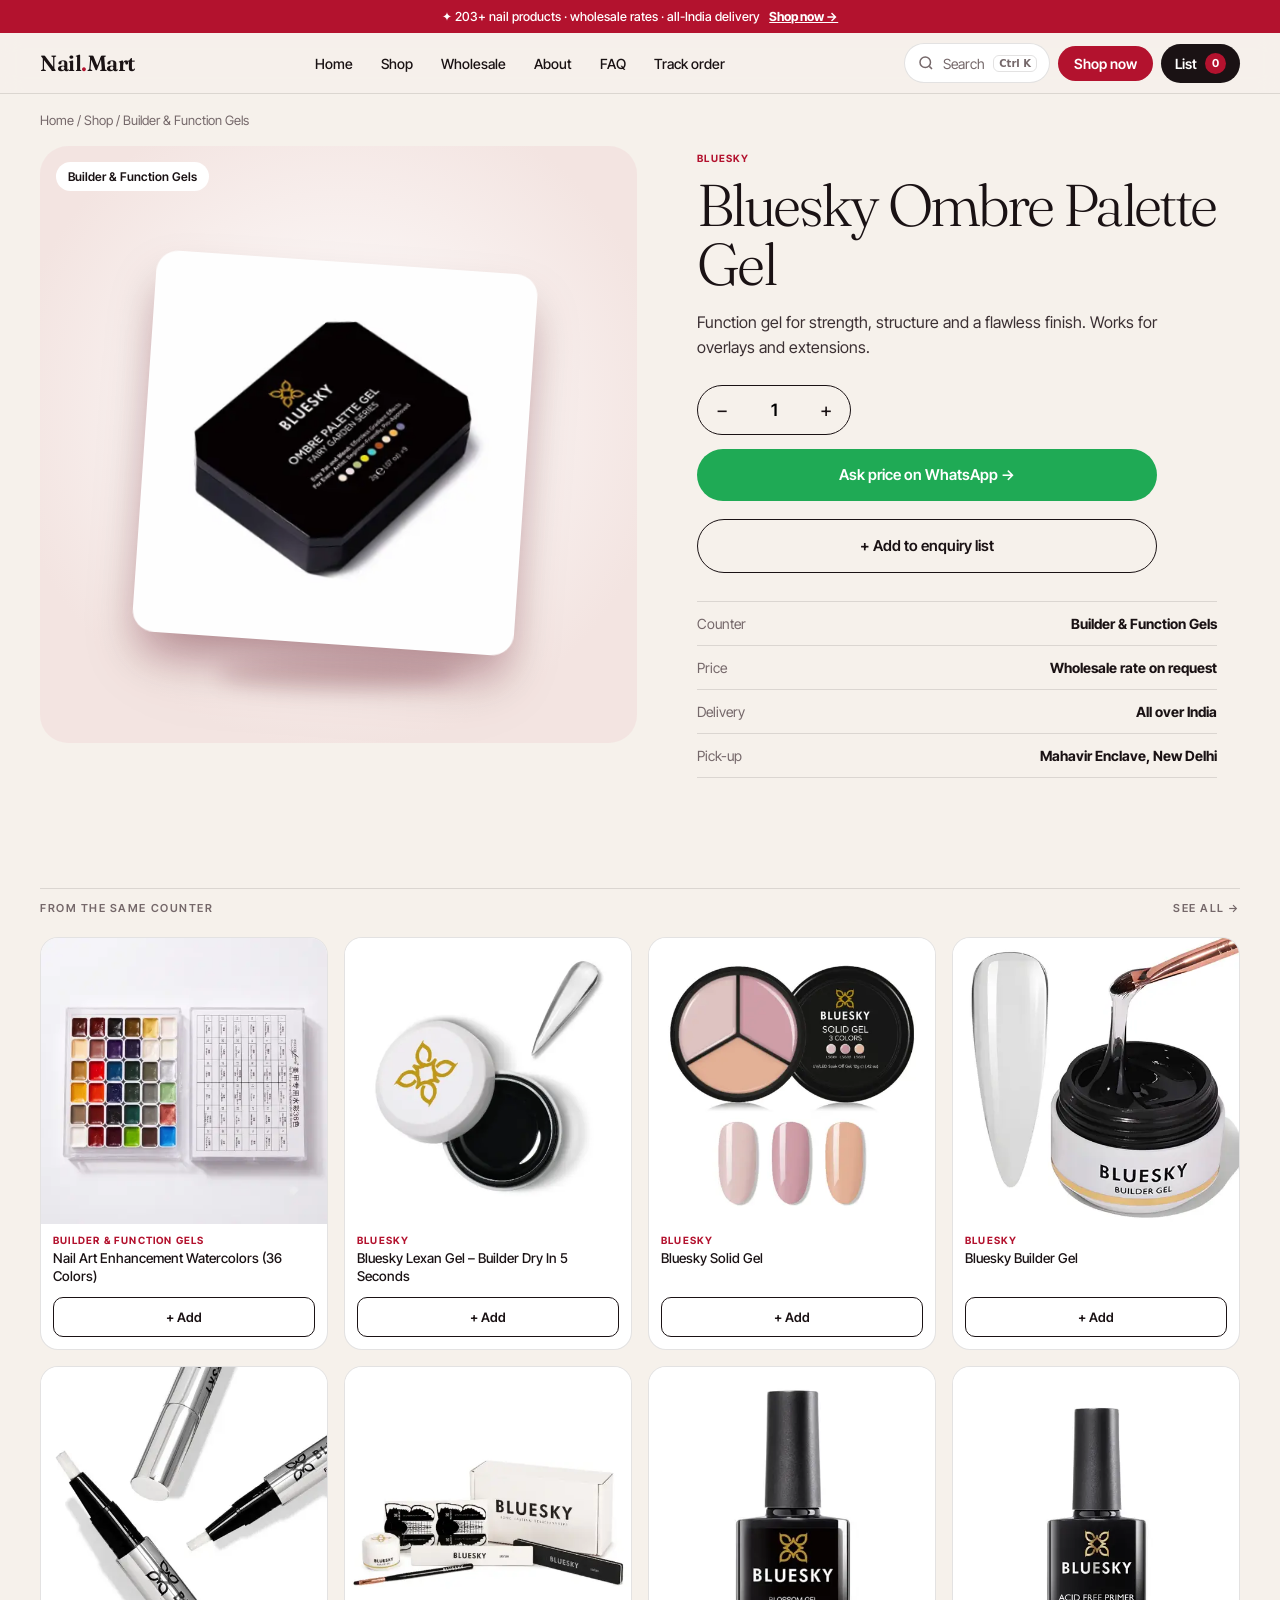
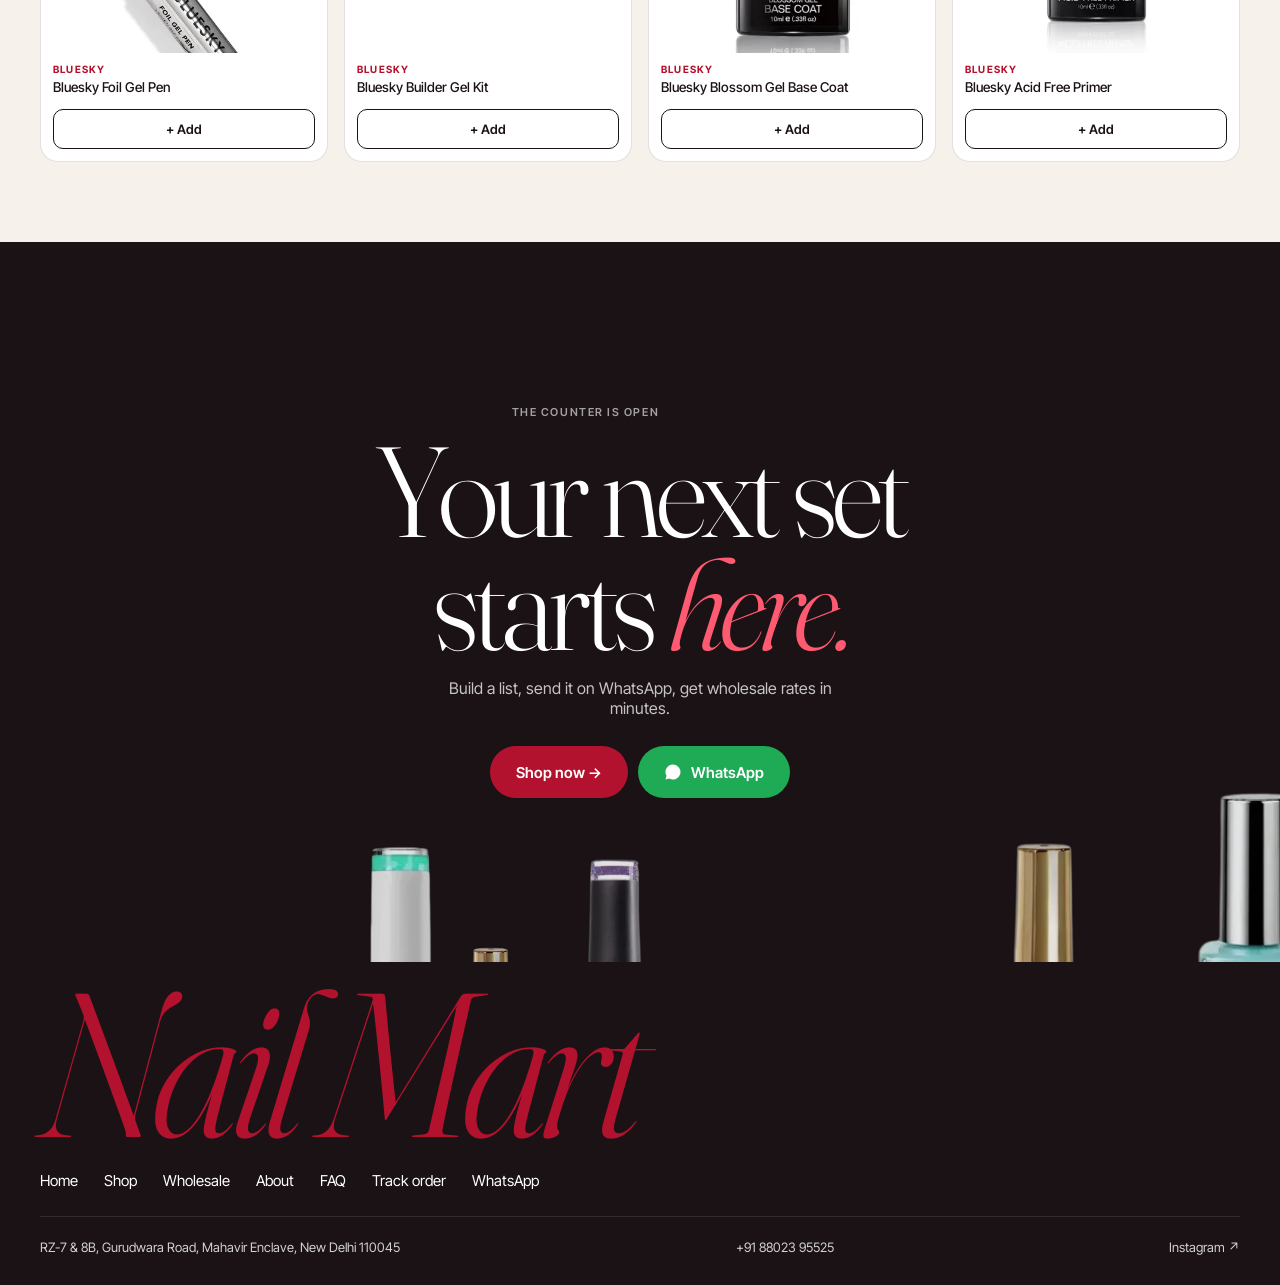
<file: product.html>
<!doctype html>
<html lang="en">
<head>
<meta charset="utf-8">
<meta name="viewport" content="width=device-width,initial-scale=1,viewport-fit=cover">
<title>Product — Nail Mart</title>
<meta name="theme-color" content="#b3122e">
<link rel="preconnect" href="https://fonts.gstatic.com" crossorigin>
<link rel="stylesheet" href="https://fonts.googleapis.com/css2?family=Fraunces:ital,opsz,wght@0,9..144,300..600;1,9..144,300..600&family=Inter+Tight:wght@400;500;600;700&display=swap" media="print" onload="this.media='all'">
<link rel="stylesheet" href="css/site.css">
<style>
.crumb{font-size:13px;color:var(--mute);padding:18px 0}
.crumb a:hover{color:var(--lac)}
.pd{display:grid;gap:28px;padding-bottom:60px}
@media(min-width:900px){.pd{grid-template-columns:1.1fr 1fr;gap:60px;align-items:start}}
.view{position:relative;aspect-ratio:1;border-radius:28px;background:radial-gradient(circle at 50% 45%,#fff 0,#f3e4e1 75%);overflow:hidden}
@media(min-width:900px){.view{position:sticky;top:80px}}
.view .fl{left:18%;top:12%;width:64%;height:76%;display:grid;place-items:center}
.view .fl img{max-height:100%;width:auto;max-width:100%;object-fit:contain}
.view .shadow{position:absolute;left:30%;right:30%;bottom:9%;height:5%;border-radius:50%;background:#5a0a1a2e;filter:blur(10px);animation:pulse 4s ease-in-out infinite}
@keyframes pulse{50%{transform:scaleX(.8);opacity:.6}}
.view .tag{position:absolute;left:16px;top:16px;background:var(--card);border-radius:999px;padding:7px 12px;font-size:12px;font-weight:600}
.info h1{font-size:clamp(34px,4.6vw,64px);line-height:1;margin:10px 0 16px}
.info .desc{color:#3b3033;line-height:1.6;max-width:520px}
.qty{display:flex;align-items:center;gap:0;border:1.5px solid var(--ink);border-radius:999px;width:max-content;margin:24px 0 14px}
.qty button{width:48px;height:48px;font-size:20px}
.qty input{width:56px;text-align:center;border:0;background:none;font:inherit;font-size:17px;font-weight:600}
.acts{display:grid;gap:10px;max-width:460px}
.acts .add{min-height:54px;border-radius:999px;font-size:15px}
.facts{list-style:none;margin-top:28px;border-top:1px solid var(--line);max-width:520px}
.facts li{display:flex;justify-content:space-between;gap:12px;padding:13px 0;border-bottom:1px solid var(--line);font-size:14px}
.facts li span{color:var(--mute)}
.rel{padding:50px 0 80px}
</style>
</head>
<body data-page="product">

<main class="wrap" id="main">
  <div class="crumb" id="crumb"></div>
  <div class="pd">
    <div class="view" data-float>
      <div class="shadow"></div>
      <span class="tag" id="tag"></span>
      <div class="fl" data-z=".3" data-a="16"><img id="pimg" alt=""></div>
    </div>
    <div class="info">
      <span class="br" id="brand"></span>
      <h1 id="name"></h1>
      <p class="desc" id="desc"></p>
      <div class="qty"><button id="minus" aria-label="Less">−</button><input id="qn" value="1" inputmode="numeric" aria-label="Quantity"><button id="plus" aria-label="More">+</button></div>
      <div class="acts">
        <button class="btn w" id="ask">Ask price on WhatsApp →</button>
        <button class="add" id="addb" data-label="+ Add to enquiry list">+ Add to enquiry list</button>
      </div>
      <ul class="facts">
        <li><span>Counter</span><b id="fc"></b></li>
        <li><span>Price</span><b>Wholesale rate on request</b></li>
        <li><span>Delivery</span><b>All over India</b></li>
        <li><span>Pick-up</span><b>Mahavir Enclave, New Delhi</b></li>
      </ul>
    </div>
  </div>
</main>
<section class="rel"><div class="wrap">
  <div class="eyebrow mono"><span>From the same counter</span><a id="more">See all →</a></div>
  <div class="grid" id="rel"></div>
</div></section>

<script src="products.js"></script>
<script src="js/site.js"></script>
<script>
const id=+new URLSearchParams(location.search).get('id'),p=P[id]||P[0];
const D={'Gel Polish':'Salon-grade gel colour that cures under UV/LED. Rich pigment, a glossy finish and long wear.','Cat-Eye & Magnets':'Magnetic shimmer gel. Hold a magnet over the wet layer to pull the light into a line, then cure.','Builder & Function Gels':'Function gel for strength, structure and a flawless finish. Works for overlays and extensions.','Tips & Extensions':'Pre-shaped tips that fit cleanly and file easily. Ready for gel, polygel or acrylic.','Press-On Nails':'Ready-to-wear press-on sets for quick, salon-look nails.','Stickers & Foils':'Nail art stickers and foils for fast, precise designs.','Charms & Stones':'Decor for statement sets: charms, stones, pearls and glitter.','Tools & Brushes':'Professional tools for prep, art and finishing.','Machines & Lamps':'Studio equipment for faster prep and cure times.'};
document.title=p.n+' — Nail Mart';
$('#crumb').innerHTML=`<a href="index.html">Home</a> / <a href="shop.html">Shop</a> / <a href="shop.html?c=${encodeURIComponent(p.c)}">${p.c}</a>`;
$('#pimg').src=FLOAT.includes(p.id)?fimg(p.id):p.i;$('#pimg').alt=p.n;
if(!FLOAT.includes(p.id)){$('#pimg').style.borderRadius='22px';$('#pimg').style.boxShadow='0 30px 50px -20px #5a0a1a55'}
$('#brand').textContent=p.b||p.c;$('#name').textContent=p.n;$('#desc').textContent=D[p.c]||'';$('#tag').textContent=p.c;$('#fc').textContent=p.c;
$('#addb').dataset.id=p.id;
const ask=()=>{};$('#ask').onclick=()=>{const r=placeOrder([[p.id,Math.max(1,+$('#qn').value||1)]]);setTimeout(()=>location.href='track.html?ref='+r,400)};
$('#minus').onclick=()=>{$('#qn').value=Math.max(1,+$('#qn').value-1);ask()};$('#plus').onclick=()=>{$('#qn').value=+$('#qn').value+1;ask()};$('#qn').oninput=ask;ask();
$('#more').href='shop.html?c='+encodeURIComponent(p.c);
$('#rel').innerHTML=P.filter(x=>x.c===p.c&&x.id!==p.id).slice(0,8).map(card).join('');
sync();
</script>
</body>
</html>
</file>
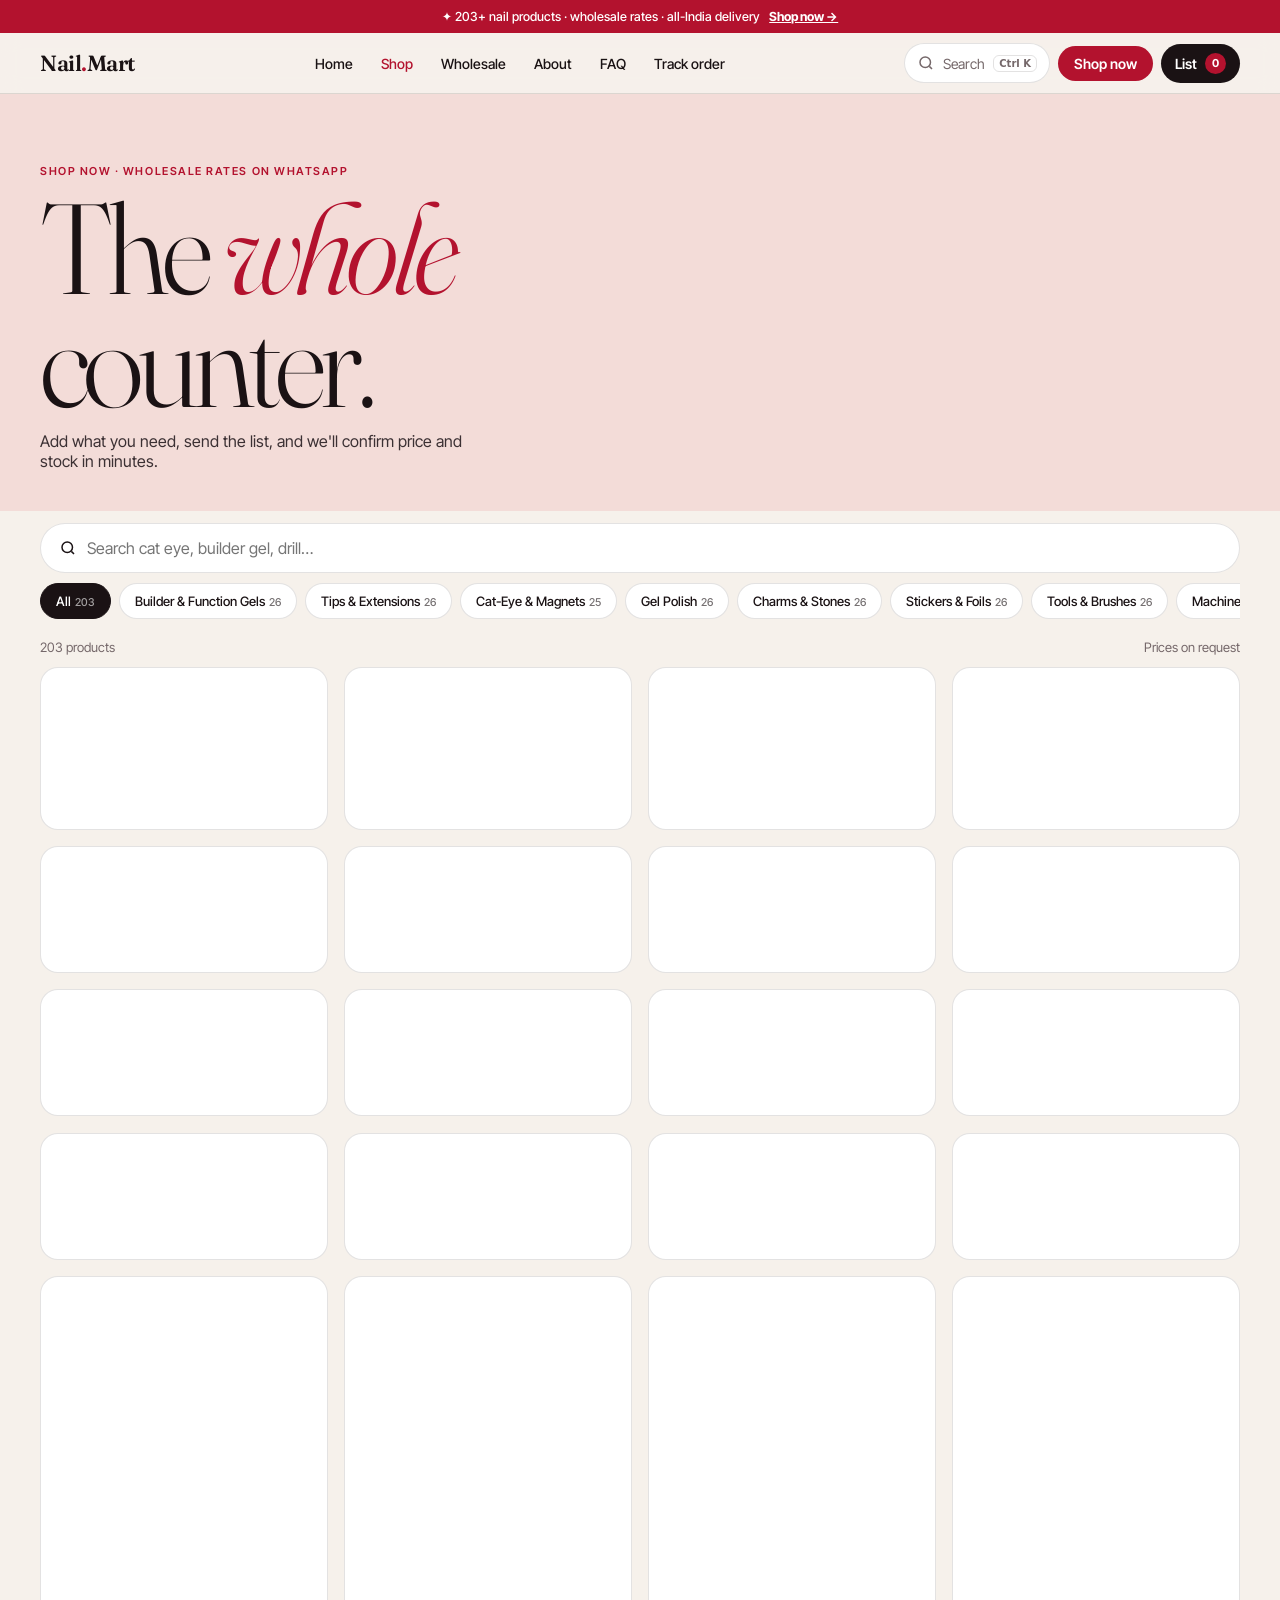
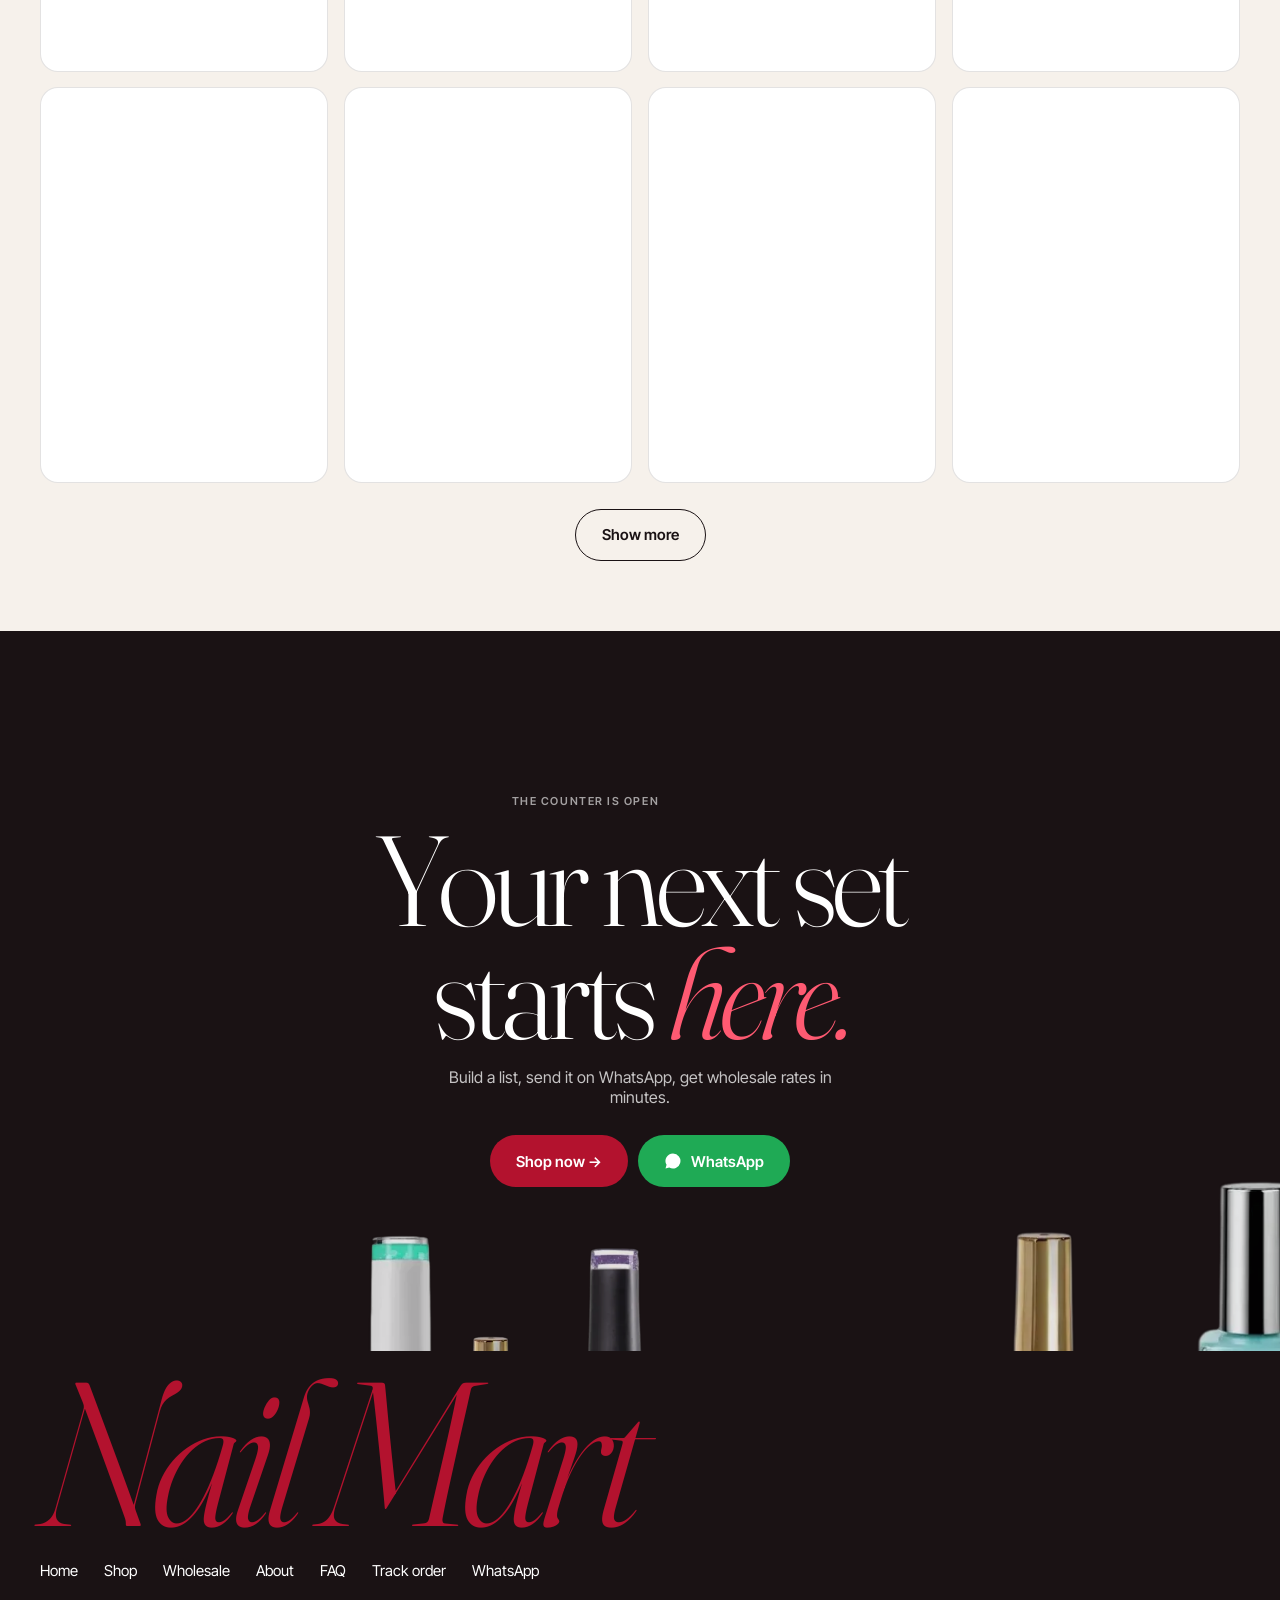
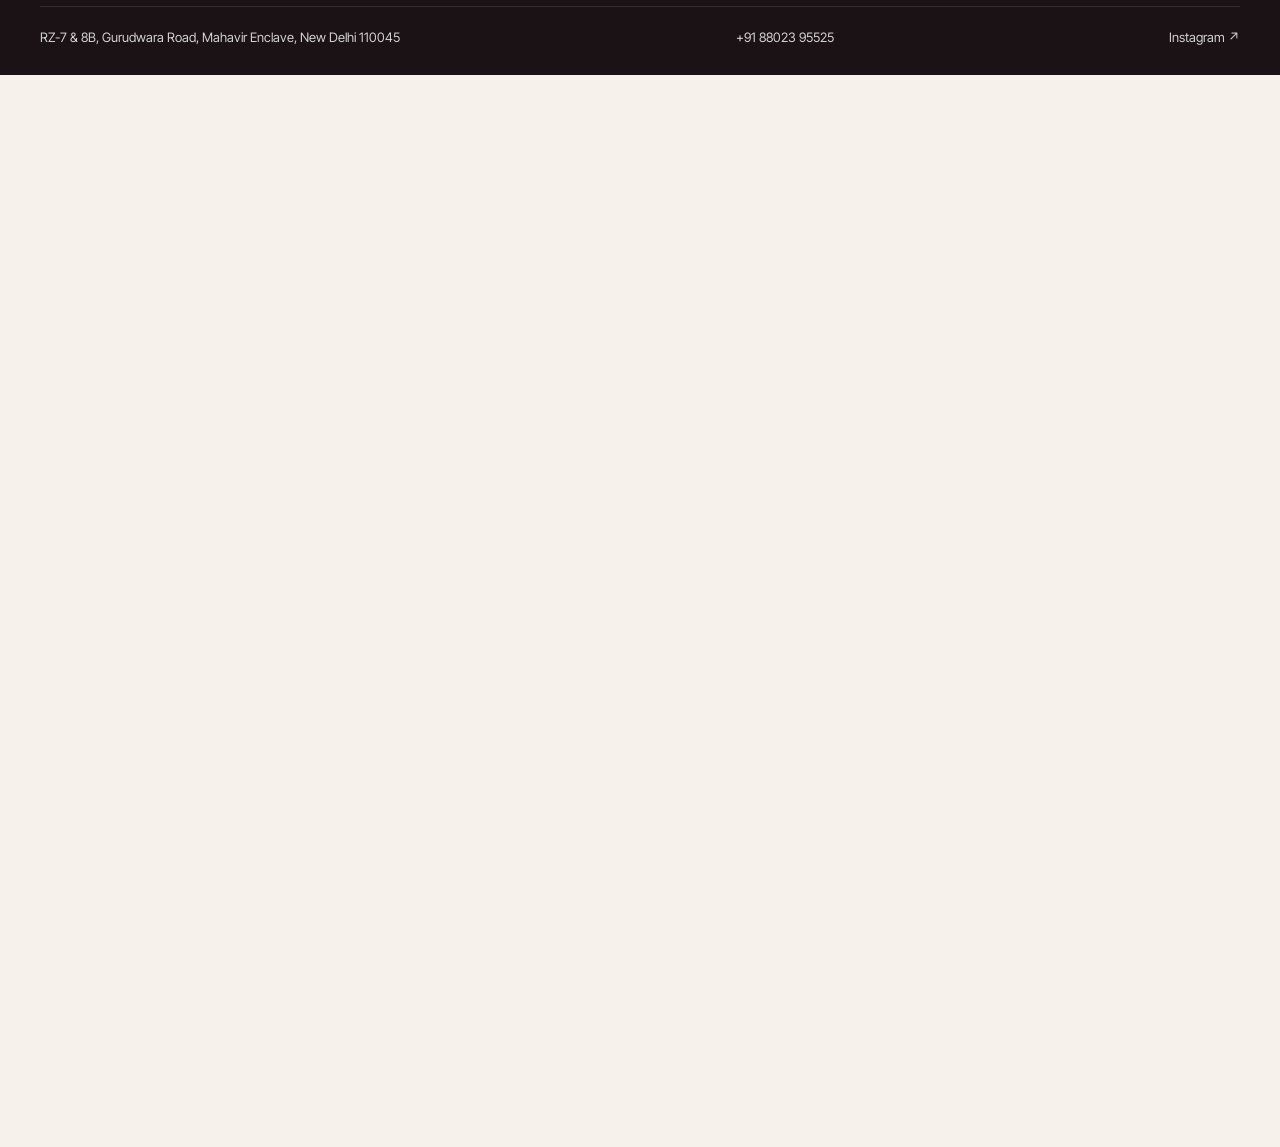
<file: shop.html>
<!doctype html>
<html lang="en">
<head>
<meta charset="utf-8">
<meta name="viewport" content="width=device-width,initial-scale=1,viewport-fit=cover">
<title>Shop — Nail Mart · Nail Art Products Delhi</title>
<meta name="description" content="Shop 200+ nail art products at Nail Mart, New Delhi: gel polish, cat-eye, builder gel, tips, press-ons, stickers, charms, tools, drills and lamps.">
<meta name="theme-color" content="#b3122e">
<link rel="preconnect" href="https://fonts.gstatic.com" crossorigin>
<link rel="stylesheet" href="https://fonts.googleapis.com/css2?family=Fraunces:ital,opsz,wght@0,9..144,300..600;1,9..144,300..600&family=Inter+Tight:wght@400;500;600;700&display=swap" media="print" onload="this.media='all'">
<link rel="stylesheet" href="css/site.css">
<style>
.shead{position:relative;overflow:hidden;padding:56px 0 40px;background:var(--blush)}
.shead h1{font-size:clamp(52px,10vw,150px);line-height:.88;position:relative;z-index:2}
.shead p{position:relative;z-index:2;margin-top:14px;color:#3b3033;max-width:440px}
.shead .fl{z-index:1;opacity:.95}
@media(max-width:700px){.shead .fl:nth-of-type(n+3){display:none}}
.tools{position:sticky;top:60px;z-index:20;background:var(--paper);padding:12px 0;display:grid;gap:10px}
.search{display:flex;align-items:center;gap:10px;background:var(--card);border:1px solid var(--line);border-radius:999px;padding:0 18px;height:50px}
.search input{flex:1;border:0;outline:0;background:none;font:inherit;font-size:16px}
.chips{position:relative;display:flex;gap:8px;overflow-x:auto;scrollbar-width:none;padding-bottom:2px}
.chips::-webkit-scrollbar{display:none}
.chip{flex:none;border:1px solid var(--line);border-radius:999px;padding:9px 15px;font-size:13px;font-weight:500;background:var(--card)}
.chip.on{background:var(--ink);color:#fff;border-color:var(--ink)}
.chip small{opacity:.6;margin-left:4px}
.res{display:flex;justify-content:space-between;color:var(--mute);font-size:13px;margin:6px 0 12px}
.more{display:flex;justify-content:center;margin:26px 0 70px}
.empty{padding:50px 0;text-align:center;color:var(--mute);grid-column:1/-1}
</style>
</head>
<body data-page="shop">

<header class="shead" data-float>
  <div class="wrap">
    <p class="mono" style="color:var(--lac);margin-bottom:14px;position:relative;z-index:2">Shop now · wholesale rates on WhatsApp</p>
    <h1>The <em>whole</em><br>counter.</h1>
    <p>Add what you need, send the list, and we'll confirm price and stock in minutes.</p>
  </div>
  <span class="fl" data-z="1" data-r="-12" style="right:6%;top:12%;width:clamp(80px,10vw,160px)"><img src="media/f/94.webp" alt=""></span>
  <span class="fl" data-z="1.4" data-r="10" style="right:22%;top:52%;width:clamp(70px,8vw,130px)"><img src="media/f/69.webp" alt=""></span>
  <span class="fl" data-z=".7" data-r="16" style="right:36%;top:8%;width:clamp(50px,6vw,90px)"><img src="media/f/171.webp" alt=""></span>
  <span class="fl" data-z="1.2" data-r="-20" style="right:2%;top:58%;width:clamp(60px,7vw,110px)"><img src="media/f/40.webp" alt=""></span>
</header>

<main class="wrap">
  <div class="tools">
    <label class="search"><svg width="18" height="18" viewBox="0 0 24 24" fill="none" stroke="currentColor" stroke-width="2"><circle cx="11" cy="11" r="7"/><path d="m20 20-3.5-3.5"/></svg><input id="q" type="search" placeholder="Search cat eye, builder gel, drill…" autocomplete="off" aria-label="Search products"></label>
    <div class="chips" id="chips"></div>
  </div>
  <div class="res"><span id="count"></span><span>Prices on request</span></div>
  <div class="grid" id="grid"></div>
  <div class="more"><button class="btn g" id="more">Show more</button></div>
</main>

<script src="products.js"></script>
<script src="js/site.js"></script>
<script>
const CATS=[...new Set(P.map(p=>p.c))],U=new URLSearchParams(location.search);
let cat=CATS.includes(U.get('c'))?U.get('c'):'All',q=U.get('q')||'',shown=24;
$('#q').value=q;
$('#chips').innerHTML=['All',...CATS].map(c=>`<button class="chip" data-c="${esc(c)}">${c}<small>${c==='All'?P.length:P.filter(p=>p.c===c).length}</small></button>`).join('');
function render(){const t=q.toLowerCase(),f=P.filter(p=>(cat==='All'||p.c===cat)&&(!t||(p.n+' '+p.b+' '+p.c).toLowerCase().includes(t)));
 $('#grid').innerHTML=f.length?f.slice(0,shown).map(card).join(''):'<p class="empty">Nothing matches — WhatsApp us, we probably still have it.</p>';
 $('#count').textContent=f.length+' products'+(cat!=='All'?' in '+cat:'');$('#more').style.display=f.length>shown?'':'none';sync();
 $$('.chip').forEach(x=>{const on=x.dataset.c===cat;x.classList.toggle('on',on);if(on)x.parentNode.scrollTo({left:x.offsetLeft-x.parentNode.offsetLeft-16})});
 history.replaceState(null,'',location.pathname+(cat!=='All'||q?'?'+new URLSearchParams({...(cat!=='All'&&{c:cat}),...(q&&{q})}):''))}
$('#chips').onclick=e=>{const b=e.target.closest('.chip');if(b){cat=b.dataset.c;shown=24;render()}};
let tq;$('#q').oninput=e=>{clearTimeout(tq);tq=setTimeout(()=>{q=e.target.value.trim();shown=24;render()},150)};
$('#more').onclick=()=>{shown+=24;render()};
render();
</script>
</body>
</html>
</file>
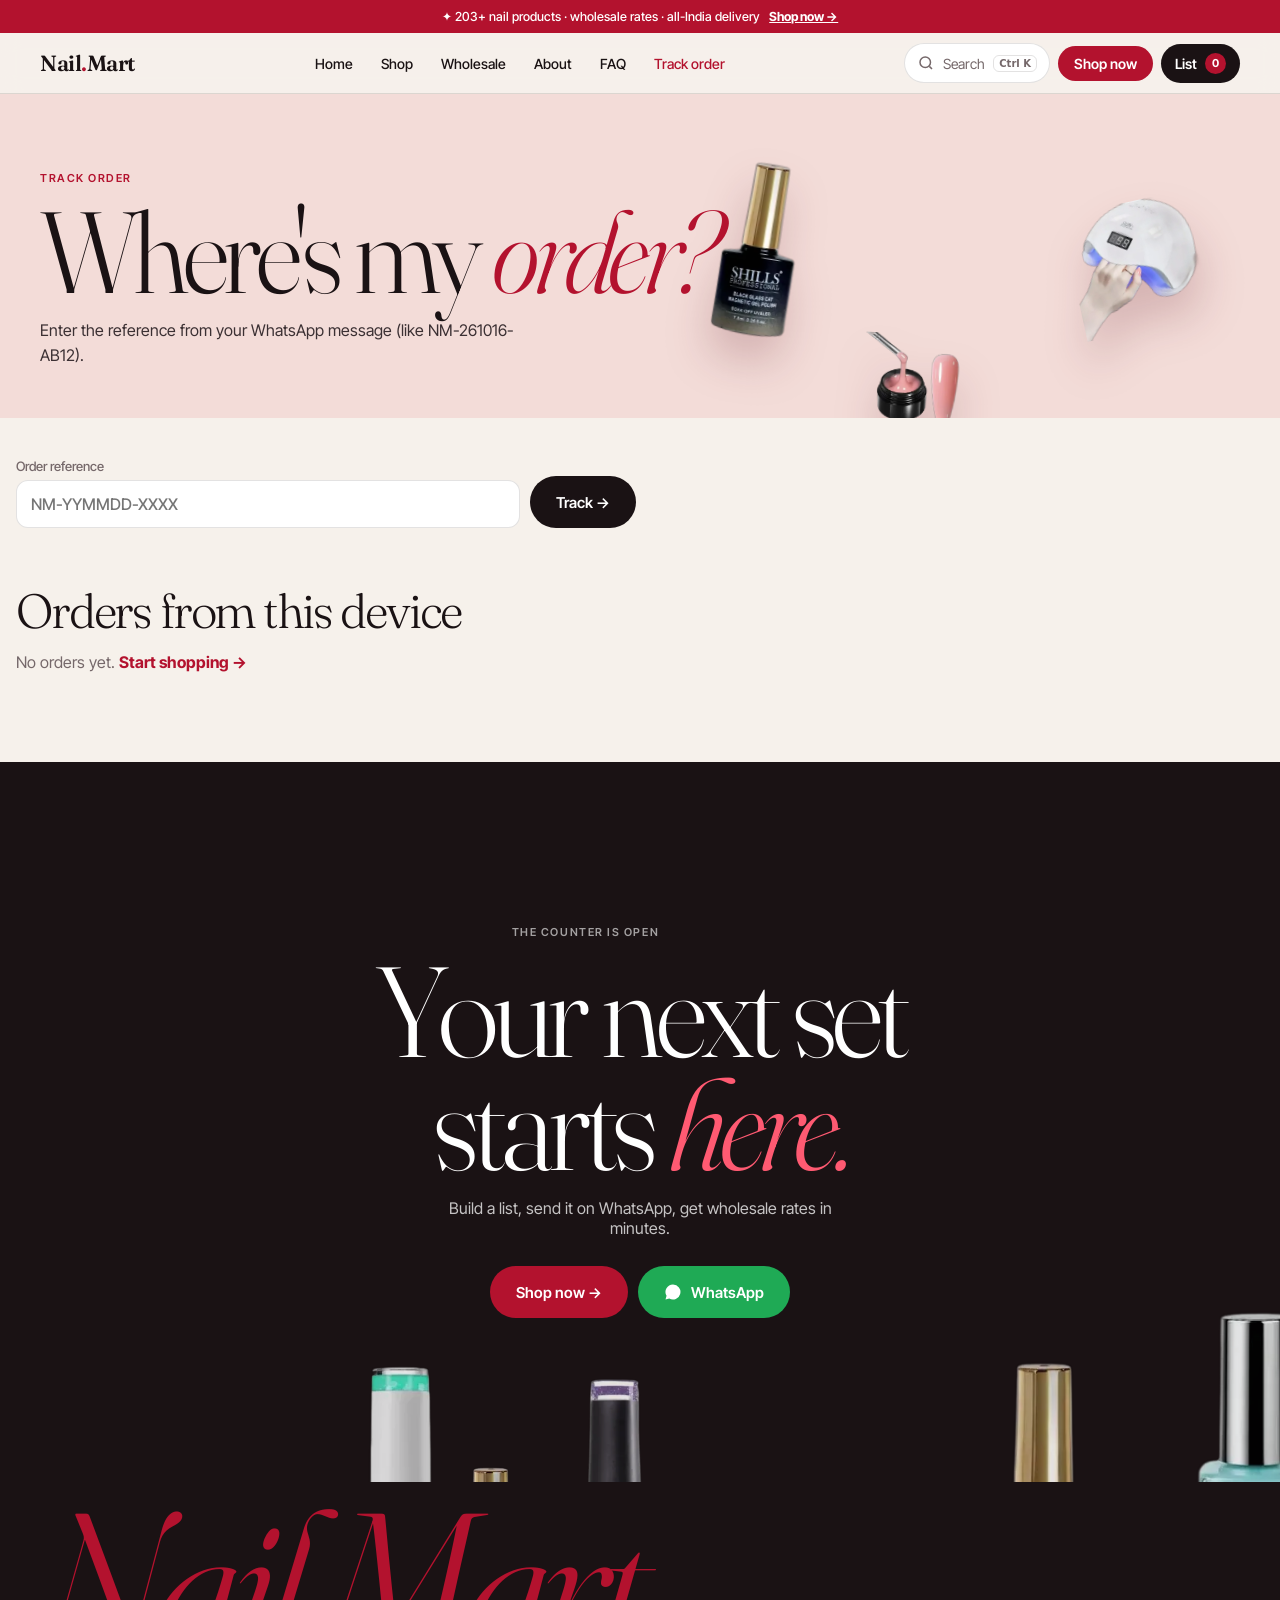
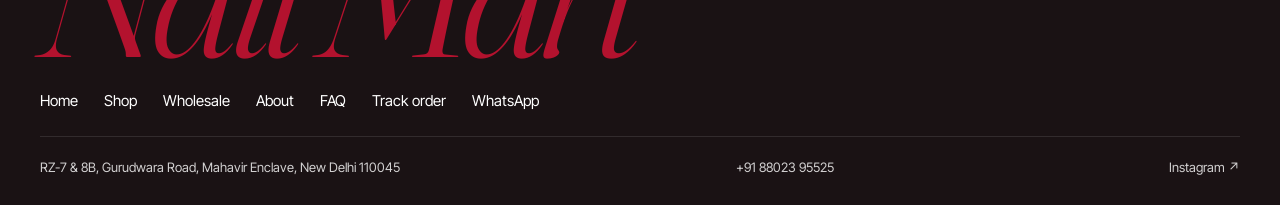
<file: track.html>
<!doctype html>
<html lang="en">
<head>
<meta charset="utf-8">
<meta name="viewport" content="width=device-width,initial-scale=1,viewport-fit=cover">
<title>Track order — Nail Mart · Nail Art Products Delhi</title>
<meta name="description" content="Track your Nail Mart order enquiry by reference number.">
<meta name="theme-color" content="#b3122e">
<link rel="preconnect" href="https://fonts.gstatic.com" crossorigin>
<link rel="stylesheet" href="https://fonts.googleapis.com/css2?family=Fraunces:ital,opsz,wght@0,9..144,300..600;1,9..144,300..600&family=Inter+Tight:wght@400;500;600;700&display=swap" media="print" onload="this.media='all'">
<link rel="stylesheet" href="css/site.css">
</head>
<body data-page="track">
<header class="phead" data-float><div class="wrap"><p class="mono" style="color:var(--lac);margin-bottom:14px;position:relative;z-index:2">Track order</p><h1>Where's my <em>order?</em></h1><p>Enter the reference from your WhatsApp message (like NM-261016-AB12).</p></div><span class="fl" data-z="1" data-r="-12" style="right:6%;top:14%;width:clamp(80px,10vw,150px)"><img src="media/f/193.webp" alt=""></span><span class="fl" data-z="1.4" data-r="10" style="right:24%;top:54%;width:clamp(70px,8vw,120px)"><img src="media/f/69.webp" alt=""></span><span class="fl" data-z=".7" data-r="16" style="right:38%;top:10%;width:clamp(50px,6vw,90px)"><img src="media/f/171.webp" alt=""></span></header>

<main class="wrap" style="padding:40px 16px 90px">
 <form id="tf" style="display:flex;gap:10px;flex-wrap:wrap;max-width:620px"><label class="field" style="flex:1;min-width:220px">Order reference<input id="tr" placeholder="NM-YYMMDD-XXXX" autocomplete="off" style="text-transform:uppercase"></label><button class="btn k" style="align-self:end">Track →</button></form>
 <div id="tout" aria-live="polite" style="margin-top:34px"></div>
 <h2 style="font-size:clamp(28px,4vw,48px);margin:60px 0 18px">Orders from this device</h2><div id="mine"></div>
</main>
<style>
.ord{background:var(--card);border:1px solid var(--line);border-radius:22px;padding:22px;margin-bottom:14px}
.ord h3{font:400 26px Fraunces,Georgia,serif}
.steps{display:grid;grid-template-columns:repeat(4,1fr);margin:24px 0 18px;position:relative}
.steps:before{content:"";position:absolute;left:12%;right:12%;top:15px;height:3px;background:var(--line)}
.steps .bar{position:absolute;left:12%;top:15px;height:3px;background:var(--lac);width:0;transition:width 1.2s cubic-bezier(.2,.8,.2,1)}
.st{text-align:center;font-size:12.5px;position:relative;color:var(--mute)}
.st i{display:grid;place-items:center;width:33px;height:33px;margin:0 auto 8px;border-radius:50%;background:var(--paper);border:2px solid var(--line);font-style:normal;font-weight:700;transition:.4s}
.st.on{color:var(--ink);font-weight:600}.st.on i{background:var(--lac);border-color:var(--lac);color:#fff}
.oi{display:flex;gap:8px;flex-wrap:wrap;margin:12px 0 16px}.oi img{width:48px;height:48px;border-radius:10px;object-fit:cover}
</style>
<script src="products.js"></script>
<script src="js/site.js"></script>
<script>
const S=['Enquiry sent','Rate confirmed','Packed','Dispatched'];
// ponytail: status is estimated on-device from order age; swap for the shop's real status feed when they have one
const stage=o=>{const h=(Date.now()-o.t)/36e5;return h<2?0:h<24?1:h<48?2:3};
const askS=r=>`https://wa.me/${WA}?text=${encodeURIComponent('Hi Nail Mart! What is the status of my order '+r+'?')}`;
const view=o=>{const s=stage(o);return `<div class="ord"><p class="mono" style="color:var(--mute)">${new Date(o.t).toLocaleString('en-IN',{dateStyle:'medium',timeStyle:'short'})}</p><h3>${o.ref}</h3>
<div class="steps"><div class="bar" data-w="${s/3*76}%"></div>${S.map((x,i)=>`<div class="st${i<=s?' on':''}"><i>${i<=s?'✓':i+1}</i>${x}</div>`).join('')}</div>
<div class="oi">${o.items.slice(0,8).map(([id])=>P[id]?`<a href="product.html?id=${id}"><img src="${P[id].i}" alt="${esc(P[id].n)}"></a>`:'').join('')}</div>
<p style="font-size:14px;color:var(--mute);margin-bottom:14px">${o.items.length} item(s) · estimated status, confirmed by the shop on WhatsApp</p>
<a class="btn w" target="_blank" rel="noopener" href="${askS(o.ref)}">Ask status on WhatsApp →</a></div>`};
const grow=()=>setTimeout(()=>$$('.steps .bar').forEach(b=>b.style.width=b.dataset.w),80);
function find(r){r=r.trim().toUpperCase();if(!r)return;const o=getOrders().find(x=>x.ref===r);
 $('#tout').innerHTML=o?view(o):`<div class="ord"><h3>${esc(r)}</h3><p style="margin:10px 0 16px;color:#3b3033">This order was placed on another phone. Message us and we'll share the live status.</p><a class="btn w" target="_blank" rel="noopener" href="${askS(r)}">Ask on WhatsApp →</a></div>`;grow()}
$('#tf').onsubmit=e=>{e.preventDefault();find($('#tr').value)};
const mine=getOrders();$('#mine').innerHTML=mine.length?mine.map(view).join(''):'<p style="color:var(--mute)">No orders yet. <a href="shop.html" style="color:var(--lac);font-weight:700">Start shopping →</a></p>';
const ref=new URLSearchParams(location.search).get('ref');if(ref){$('#tr').value=ref;find(ref);toast('Order '+ref+' sent on WhatsApp')}grow();
</script>
</body>
</html>
</file>
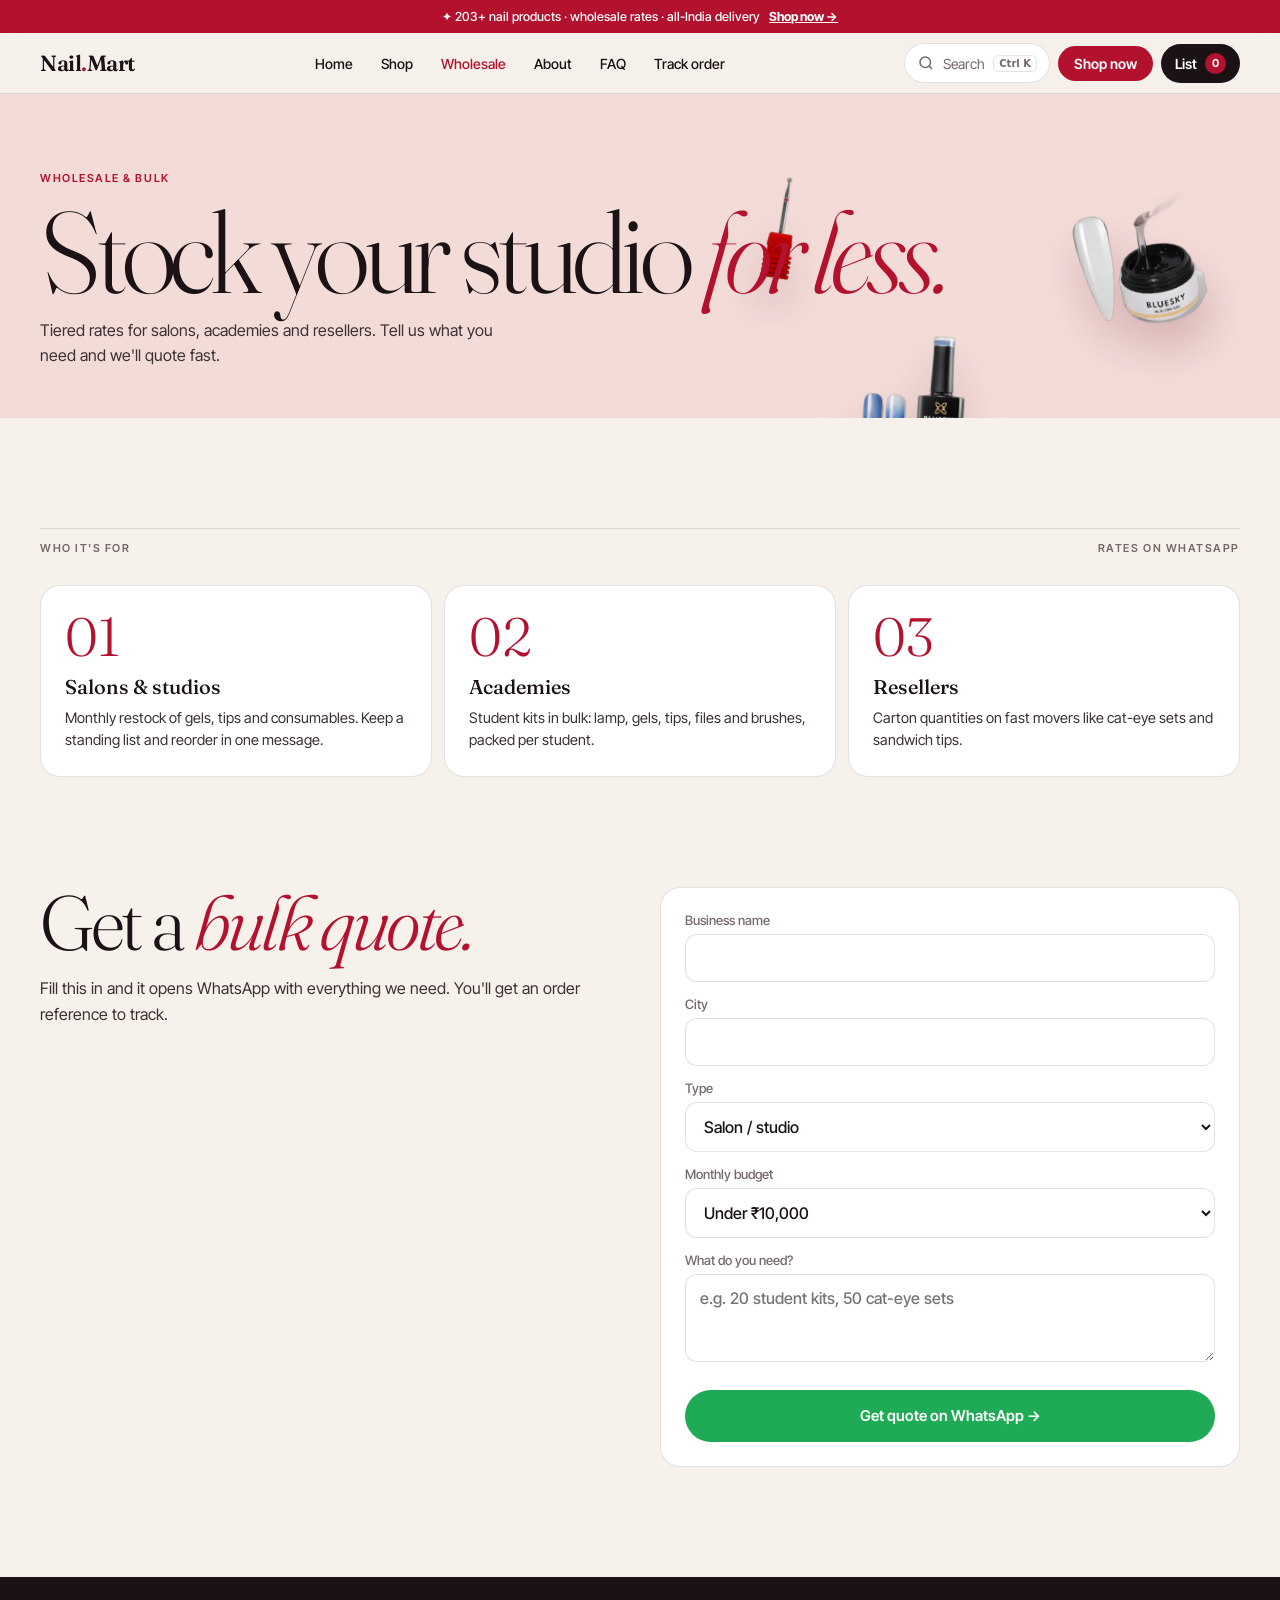
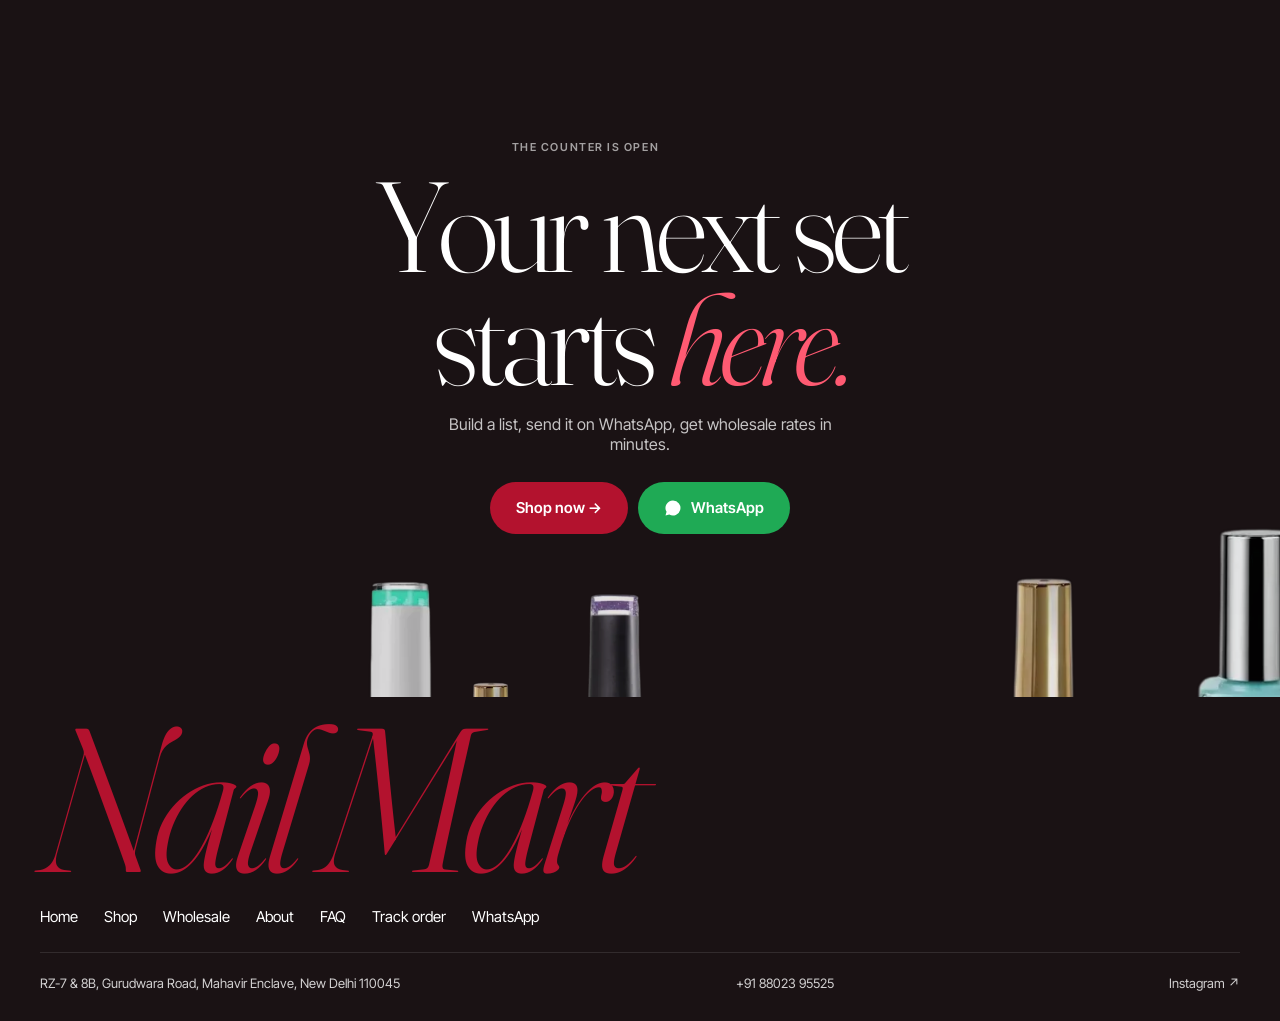
<file: wholesale.html>
<!doctype html>
<html lang="en">
<head>
<meta charset="utf-8">
<meta name="viewport" content="width=device-width,initial-scale=1,viewport-fit=cover">
<title>Wholesale — Nail Mart · Nail Art Products Delhi</title>
<meta name="description" content="Wholesale nail art supplies for salons, academies and resellers. Bulk rates, student kits, all-India dispatch from Nail Mart Delhi.">
<meta name="theme-color" content="#b3122e">
<link rel="preconnect" href="https://fonts.gstatic.com" crossorigin>
<link rel="stylesheet" href="https://fonts.googleapis.com/css2?family=Fraunces:ital,opsz,wght@0,9..144,300..600;1,9..144,300..600&family=Inter+Tight:wght@400;500;600;700&display=swap" media="print" onload="this.media='all'">
<link rel="stylesheet" href="css/site.css">
</head>
<body data-page="wholesale">
<header class="phead" data-float><div class="wrap"><p class="mono" style="color:var(--lac);margin-bottom:14px;position:relative;z-index:2">Wholesale &amp; bulk</p><h1>Stock your studio <em>for less.</em></h1><p>Tiered rates for salons, academies and resellers. Tell us what you need and we'll quote fast.</p></div><span class="fl" data-z="1" data-r="-12" style="right:6%;top:14%;width:clamp(80px,10vw,150px)"><img src="media/f/11.webp" alt=""></span><span class="fl" data-z="1.4" data-r="10" style="right:24%;top:54%;width:clamp(70px,8vw,120px)"><img src="media/f/6.webp" alt=""></span><span class="fl" data-z=".7" data-r="16" style="right:38%;top:10%;width:clamp(50px,6vw,90px)"><img src="media/f/117.webp" alt=""></span></header>

<section><div class="wrap">
 <div class="eyebrow mono"><span>Who it's for</span><span>Rates on WhatsApp</span></div>
 <div class="cards3">
  <div class="box rv"><b class="n">01</b><h3>Salons &amp; studios</h3><p>Monthly restock of gels, tips and consumables. Keep a standing list and reorder in one message.</p></div>
  <div class="box rv"><b class="n">02</b><h3>Academies</h3><p>Student kits in bulk: lamp, gels, tips, files and brushes, packed per student.</p></div>
  <div class="box rv"><b class="n">03</b><h3>Resellers</h3><p>Carton quantities on fast movers like cat-eye sets and sandwich tips.</p></div>
 </div>
</div></section>
<section style="padding-top:0"><div class="wrap" style="display:grid;gap:40px;grid-template-columns:repeat(auto-fit,minmax(300px,1fr))">
 <div><h2 class="rv">Get a <em>bulk quote.</em></h2><p style="margin-top:16px;line-height:1.6;color:#3b3033">Fill this in and it opens WhatsApp with everything we need. You'll get an order reference to track.</p></div>
 <form id="wf" class="box" style="display:grid;gap:14px">
  <label class="field">Business name<input name="n" required autocomplete="organization"></label>
  <label class="field">City<input name="c" required autocomplete="address-level2"></label>
  <label class="field">Type<select name="t"><option>Salon / studio</option><option>Academy</option><option>Reseller</option><option>Freelance artist</option></select></label>
  <label class="field">Monthly budget<select name="b"><option>Under ₹10,000</option><option>₹10,000 – ₹50,000</option><option>₹50,000+</option></select></label>
  <label class="field">What do you need?<textarea name="m" rows="3" placeholder="e.g. 20 student kits, 50 cat-eye sets"></textarea></label>
  <p id="wl" style="font-size:13px;color:var(--mute)"></p>
  <button class="btn w">Get quote on WhatsApp →</button>
 </form>
</div></section>
<script src="products.js"></script>
<script src="js/site.js"></script>
<script>
const L=()=>$('#wl').textContent=list.length?'+ your list of '+list.length+' product(s) will be attached':'';L();document.addEventListener('listchange',L);
$('#wf').onsubmit=e=>{e.preventDefault();const f=new FormData(e.target);const r=placeOrder(list.map(id=>[id,1]),`I'm ${f.get('n')} (${f.get('t')}, ${f.get('c')}), budget ${f.get('b')}. ${f.get('m')}`);list=[];sync();setTimeout(()=>location.href='track.html?ref='+r,400)};
</script>
</body>
</html>
</file>
<file: css/site.css>
:root{--paper:#f6f1eb;--card:#fff;--ink:#1a1214;--lac:#b3122e;--lac2:#7a0a1f;--blush:#f3dcd8;--mute:#75686a;--line:#1a12141f;--wa:#1faa55}
*{box-sizing:border-box;margin:0;padding:0}
html{-webkit-text-size-adjust:100%}
body{background:var(--paper);color:var(--ink);font-family:"Inter Tight",system-ui,-apple-system,"Segoe UI",sans-serif;overflow-x:clip;-webkit-font-smoothing:antialiased;padding-bottom:76px}
@media(min-width:900px){body{padding-bottom:0}}
a{color:inherit;text-decoration:none}
button{font:inherit;color:inherit;cursor:pointer;background:none;border:0}
img,video{display:block;max-width:100%}
.serif{font-family:Fraunces,Georgia,serif}
.mono{font-size:11px;letter-spacing:.14em;text-transform:uppercase;font-weight:600}
.wrap{max-width:1320px;margin:0 auto;padding:0 16px}
@media(min-width:760px){.wrap{padding:0 40px}}
h1,h2{font-family:Fraunces,Georgia,serif;font-weight:300;letter-spacing:-.045em}
h1 em,h2 em{font-style:italic;color:var(--lac)}
h2{font-size:clamp(36px,6vw,88px);line-height:.95;max-width:16ch}
section{padding:64px 0}
@media(min-width:900px){section{padding:110px 0}}
.eyebrow{display:flex;justify-content:space-between;gap:12px;border-top:1px solid var(--line);padding-top:12px;margin-bottom:22px;color:var(--mute)}

/* announcement bar */
.alert{background:var(--lac);color:#fff;font-size:12.5px;font-weight:500;text-align:center;padding:9px 12px;white-space:nowrap;overflow:hidden;text-overflow:ellipsis}
.alert a{text-decoration:underline;font-weight:700;margin-left:6px}

/* nav */
nav{position:sticky;top:0;z-index:50;background:#f6f1ebee;backdrop-filter:blur(10px);-webkit-backdrop-filter:blur(10px);border-bottom:1px solid var(--line)}
nav .wrap{display:flex;justify-content:space-between;align-items:center;height:60px;gap:16px}
.logo{font:600 22px Fraunces,Georgia,serif;letter-spacing:-.02em}
.logo i{color:var(--lac);font-style:normal}
.nl{display:none;gap:28px;font-size:14px;font-weight:500}
.nl a:hover,.nl a.on{color:var(--lac)}
@media(min-width:900px){.nl{display:flex}}
.nr{display:flex;gap:8px;align-items:center}
.shopbtn{background:var(--lac);color:#fff;border-radius:999px;padding:9px 16px;font-size:14px;font-weight:600}
.listbtn{display:flex;align-items:center;gap:8px;background:var(--ink);color:#fff;border-radius:999px;padding:9px 14px;font-size:14px;font-weight:600}
.listbtn b,.mbar .l b{background:var(--lac);border-radius:999px;min-width:21px;height:21px;display:grid;place-items:center;font-size:11px}
@media(max-width:899px){.shopbtn{display:none}}

/* buttons */
.btn{display:inline-flex;align-items:center;justify-content:center;gap:9px;min-height:52px;padding:0 26px;border-radius:999px;font-weight:600;font-size:15px;transition:transform .2s,background .2s}
.btn:active{transform:scale(.97)}
.btn.p{background:var(--lac);color:#fff}.btn.p:hover{background:var(--lac2)}
.btn.w{background:var(--wa);color:#fff}
.btn.g{border:1.5px solid currentColor}
.btn.k{background:var(--ink);color:#fff}

/* floating products — transform-only, driven by one rAF loop in site.js */
.fl{position:absolute;will-change:transform;pointer-events:none;filter:drop-shadow(0 26px 22px #5a0a1a33)}
.fl img{width:100%;height:auto}
.fl.link{pointer-events:auto}
@keyframes bob{0%,100%{translate:0 0}50%{translate:0 -14px}}

/* product card */
.grid{display:grid;grid-template-columns:repeat(2,1fr);gap:10px}
@media(min-width:640px){.grid{grid-template-columns:repeat(3,1fr)}}
@media(min-width:1000px){.grid{grid-template-columns:repeat(4,1fr);gap:16px}}
.pc{background:var(--card);border-radius:18px;overflow:hidden;display:flex;flex-direction:column;border:1px solid var(--line);transition:transform .35s cubic-bezier(.2,.8,.2,1),box-shadow .35s;content-visibility:auto;contain-intrinsic-size:auto 340px}
@media(hover:hover){.pc:hover{transform:translateY(-6px);box-shadow:0 24px 40px -24px #5a0a1a55}.pc:hover .im img{transform:scale(1.07) rotate(-2deg)}}
.pc .im{aspect-ratio:1;background:#f3eee9;overflow:hidden;display:block}
.pc .im img{width:100%;height:100%;object-fit:cover;transition:transform .6s cubic-bezier(.2,.8,.2,1)}
.pc .tx{padding:10px 12px 12px;display:flex;flex-direction:column;gap:4px;flex:1}
.br{font-size:10px;letter-spacing:.12em;text-transform:uppercase;color:var(--lac);font-weight:700;min-height:12px}
.pc h3{font-size:13.5px;line-height:1.3;font-weight:500;flex:1;display:-webkit-box;-webkit-line-clamp:2;-webkit-box-orient:vertical;overflow:hidden}
.add{margin-top:8px;min-height:40px;border-radius:10px;border:1.5px solid var(--ink);font-size:13px;font-weight:600;transition:background .15s}
.add.on{background:var(--ink);color:#fff}

/* footer */
footer{background:var(--ink);color:#fff;position:relative;overflow:hidden}
.fcta{position:relative;min-height:80vh;display:grid;place-items:center;text-align:center;padding:90px 16px;overflow:hidden}
.fcta h2{max-width:none;font-size:clamp(48px,10vw,170px);line-height:.88;position:relative;z-index:2}
.fcta h2 em{color:#ff5a72}
.fcta p{position:relative;z-index:2;opacity:.75;margin:18px auto 28px;max-width:420px}
.fcta .btns{position:relative;z-index:2;display:flex;gap:10px;justify-content:center;flex-wrap:wrap}
.rise{position:absolute;bottom:-160px;width:var(--s,90px);animation:rise var(--d,14s) linear infinite;animation-delay:var(--dl,0s);opacity:.9;will-change:transform}
.rise img{width:100%;animation:sway 4s ease-in-out infinite alternate}
@keyframes rise{to{transform:translateY(calc(-80vh - 320px)) rotate(var(--r,20deg))}}
@keyframes sway{to{transform:translateX(26px)}}
.fbar{border-top:1px solid #fff2;padding:22px 0 30px;display:flex;justify-content:space-between;gap:14px;flex-wrap:wrap;font-size:13px;opacity:.8}
.fbig{font:italic 300 clamp(64px,16vw,260px)/.8 Fraunces,Georgia,serif;letter-spacing:-.05em;color:var(--lac);white-space:nowrap;padding-top:20px}

/* mobile bar, drawer, toast */
.mbar{position:fixed;left:0;right:0;bottom:0;z-index:60;display:grid;grid-template-columns:1fr 1.3fr 1fr;gap:8px;padding:10px 12px calc(10px + env(safe-area-inset-bottom));background:#fffffff2;border-top:1px solid var(--line);backdrop-filter:blur(10px);-webkit-backdrop-filter:blur(10px)}
.mbar a,.mbar button{min-height:50px;border-radius:14px;display:flex;align-items:center;justify-content:center;gap:6px;font-weight:600;font-size:14px}
.mbar .c{background:var(--lac);color:#fff}
.mbar .w{background:var(--wa);color:#fff}
.mbar .l{background:var(--ink);color:#fff}
@media(min-width:900px){.mbar{display:none}}
.dw{position:fixed;inset:0;z-index:80;visibility:hidden}
.dw.on{visibility:visible}
.dw .bg{position:absolute;inset:0;background:#0007;opacity:0;transition:opacity .25s}
.dw.on .bg{opacity:1}
.dw .pn{position:absolute;right:0;bottom:0;width:100%;max-width:440px;max-height:85svh;background:var(--paper);border-radius:22px 22px 0 0;display:flex;flex-direction:column;transform:translateY(100%);transition:transform .3s cubic-bezier(.2,.8,.2,1)}
@media(min-width:900px){.dw .pn{top:0;max-height:none;border-radius:0;transform:translateX(100%)}}
.dw.on .pn{transform:none}
.dw header{display:flex;justify-content:space-between;align-items:center;padding:18px 20px;border-bottom:1px solid var(--line)}
.dw ul{list-style:none;overflow:auto;flex:1;padding:8px 20px}
.dw li{display:grid;grid-template-columns:52px 1fr auto;gap:12px;align-items:center;padding:10px 0;border-bottom:1px solid var(--line);font-size:14px}
.dw li img{width:52px;height:52px;border-radius:10px;object-fit:cover}
.dw li button{font-size:20px;color:var(--mute);padding:6px}
.dw .ft{padding:16px 20px calc(16px + env(safe-area-inset-bottom));display:grid;gap:8px}
.toast{position:fixed;left:50%;bottom:92px;transform:translate(-50%,20px);background:var(--ink);color:#fff;padding:10px 18px;border-radius:999px;font-size:14px;opacity:0;transition:.25s;z-index:90;pointer-events:none}
.toast.on{opacity:1;transform:translate(-50%,0)}
@media(min-width:900px){.toast{bottom:30px}}
.rv{opacity:0;transform:translateY(28px);transition:opacity .9s,transform .9s cubic-bezier(.2,.8,.2,1)}
.rv.in{opacity:1;transform:none}
@media(prefers-reduced-motion:reduce){*{animation:none!important}.rv{opacity:1;transform:none}}

/* a11y */
.skip{position:absolute;left:12px;top:-60px;z-index:100;background:var(--ink);color:#fff;padding:10px 16px;border-radius:10px}
.skip:focus{top:12px}
:focus-visible{outline:2.5px solid var(--lac);outline-offset:3px;border-radius:6px}
/* nav extras */
.sbtn{display:flex;align-items:center;gap:8px;border:1px solid var(--line);background:var(--card);border-radius:999px;height:40px;padding:0 12px;font-size:14px;color:var(--mute)}
.sbtn kbd{font:600 10px system-ui;border:1px solid var(--line);border-radius:6px;padding:2px 5px}
@media(max-width:1100px){.sbtn span,.sbtn kbd{display:none}.sbtn{width:40px;justify-content:center;padding:0}}
.burger{display:grid;gap:6px;width:40px;height:40px;place-content:center}
.burger span{width:20px;height:2px;background:var(--ink);transition:transform .3s}
[aria-expanded=true].burger span:first-child{transform:translateY(4px) rotate(45deg)}
[aria-expanded=true].burger span:last-child{transform:translateY(-4px) rotate(-45deg)}
@media(min-width:900px){.burger{display:none}}
@media(max-width:899px){nav .logo{margin-right:auto}}
.menu{position:fixed;inset:96px 0 0;z-index:45;background:var(--paper);padding:30px 0;clip-path:inset(0 0 100% 0);transition:clip-path .5s cubic-bezier(.7,0,.2,1);visibility:hidden}
.menu.on{clip-path:inset(0);visibility:visible}
.menu a{display:block;font:300 clamp(40px,11vw,64px)/1.15 Fraunces,Georgia,serif;letter-spacing:-.03em;opacity:0;transform:translateY(30px);transition:.5s cubic-bezier(.2,.8,.2,1) calc(var(--k)*50ms + 150ms)}
.menu.on a{opacity:1;transform:none}
/* search overlay */
.sov{position:fixed;inset:0;z-index:95;background:#1a1214aa;backdrop-filter:blur(6px);-webkit-backdrop-filter:blur(6px);display:flex;justify-content:center;align-items:flex-start;padding:10vh 12px 12px;opacity:0;visibility:hidden;transition:opacity .2s}
.sov.on{opacity:1;visibility:visible}
.sbox{width:100%;max-width:640px;background:var(--paper);border-radius:22px;overflow:hidden;transform:translateY(-14px) scale(.98);transition:transform .3s cubic-bezier(.2,.8,.2,1);box-shadow:0 40px 80px -30px #000a}
.sov.on .sbox{transform:none}
.sin{display:flex;align-items:center;gap:12px;padding:0 18px;height:62px;border-bottom:1px solid var(--line)}
.sin input{flex:1;border:0;outline:0;background:none;font:inherit;font-size:17px}
.sin button{font-size:11px;border:1px solid var(--line);border-radius:6px;padding:4px 7px;color:var(--mute)}
.sres{max-height:60vh;overflow:auto;padding:8px}
.sr{display:flex;gap:12px;align-items:center;padding:9px 10px;border-radius:12px;font-size:14px}
.sr:hover,.sr:focus{background:var(--card)}
.sr img{width:46px;height:46px;border-radius:10px;object-fit:cover;flex:none}
.sr small{display:block;font-size:10px;letter-spacing:.1em;text-transform:uppercase;color:var(--lac);font-weight:700}
.sr.cat b{font-size:10px;letter-spacing:.1em;text-transform:uppercase;background:var(--blush);color:var(--lac2);padding:4px 8px;border-radius:6px}
.sr.all{justify-content:center;font-weight:600;color:var(--lac)}
.sl{padding:10px;color:var(--mute);font-size:14px}
/* footer links */
.flinks{display:flex;flex-wrap:wrap;gap:10px 26px;padding:26px 0;font-size:15px}
.flinks a:hover{color:#ff6b80}
/* page transition */
body{animation:pin .45s cubic-bezier(.2,.8,.2,1)}
body.leave{opacity:0;transition:opacity .2s}
@keyframes pin{from{opacity:0;transform:translateY(10px)}}
/* shared inner-page header */
.phead{position:relative;overflow:hidden;padding:60px 0 50px;background:var(--blush)}
.phead h1{font-size:clamp(50px,9vw,140px);line-height:.88;position:relative;z-index:2}
.phead p{position:relative;z-index:2;margin-top:16px;color:#3b3033;max-width:480px;line-height:1.55}
.phead .fl{z-index:1}
@media(max-width:700px){.phead .fl:nth-of-type(n+3){display:none}}
.prose{max-width:720px;line-height:1.7;color:#3b3033;font-size:16.5px}
.prose h3{font:400 28px Fraunces,Georgia,serif;color:var(--ink);margin:34px 0 10px}
.cards3{display:grid;gap:12px;margin-top:30px}
@media(min-width:800px){.cards3{grid-template-columns:repeat(3,1fr)}}
.box{background:var(--card);border:1px solid var(--line);border-radius:20px;padding:24px;transition:transform .35s cubic-bezier(.2,.8,.2,1),box-shadow .35s}
.box:hover{transform:translateY(-6px);box-shadow:0 30px 40px -30px #5a0a1a66}
.box b.n{font:300 54px/1 Fraunces,Georgia,serif;color:var(--lac);display:block;margin-bottom:10px}
.box h3{font:500 20px Fraunces,Georgia,serif;margin-bottom:8px}
.box p{color:#3b3033;line-height:1.55;font-size:14.5px}
.field{display:grid;gap:6px;font-size:13px;color:var(--mute);font-weight:500}
.field input,.field select,.field textarea{font:inherit;font-size:16px;color:var(--ink);background:var(--card);border:1px solid var(--line);border-radius:12px;padding:13px 14px;outline:none;width:100%}
.field input:focus,.field textarea:focus{border-color:var(--lac)}
</file>
